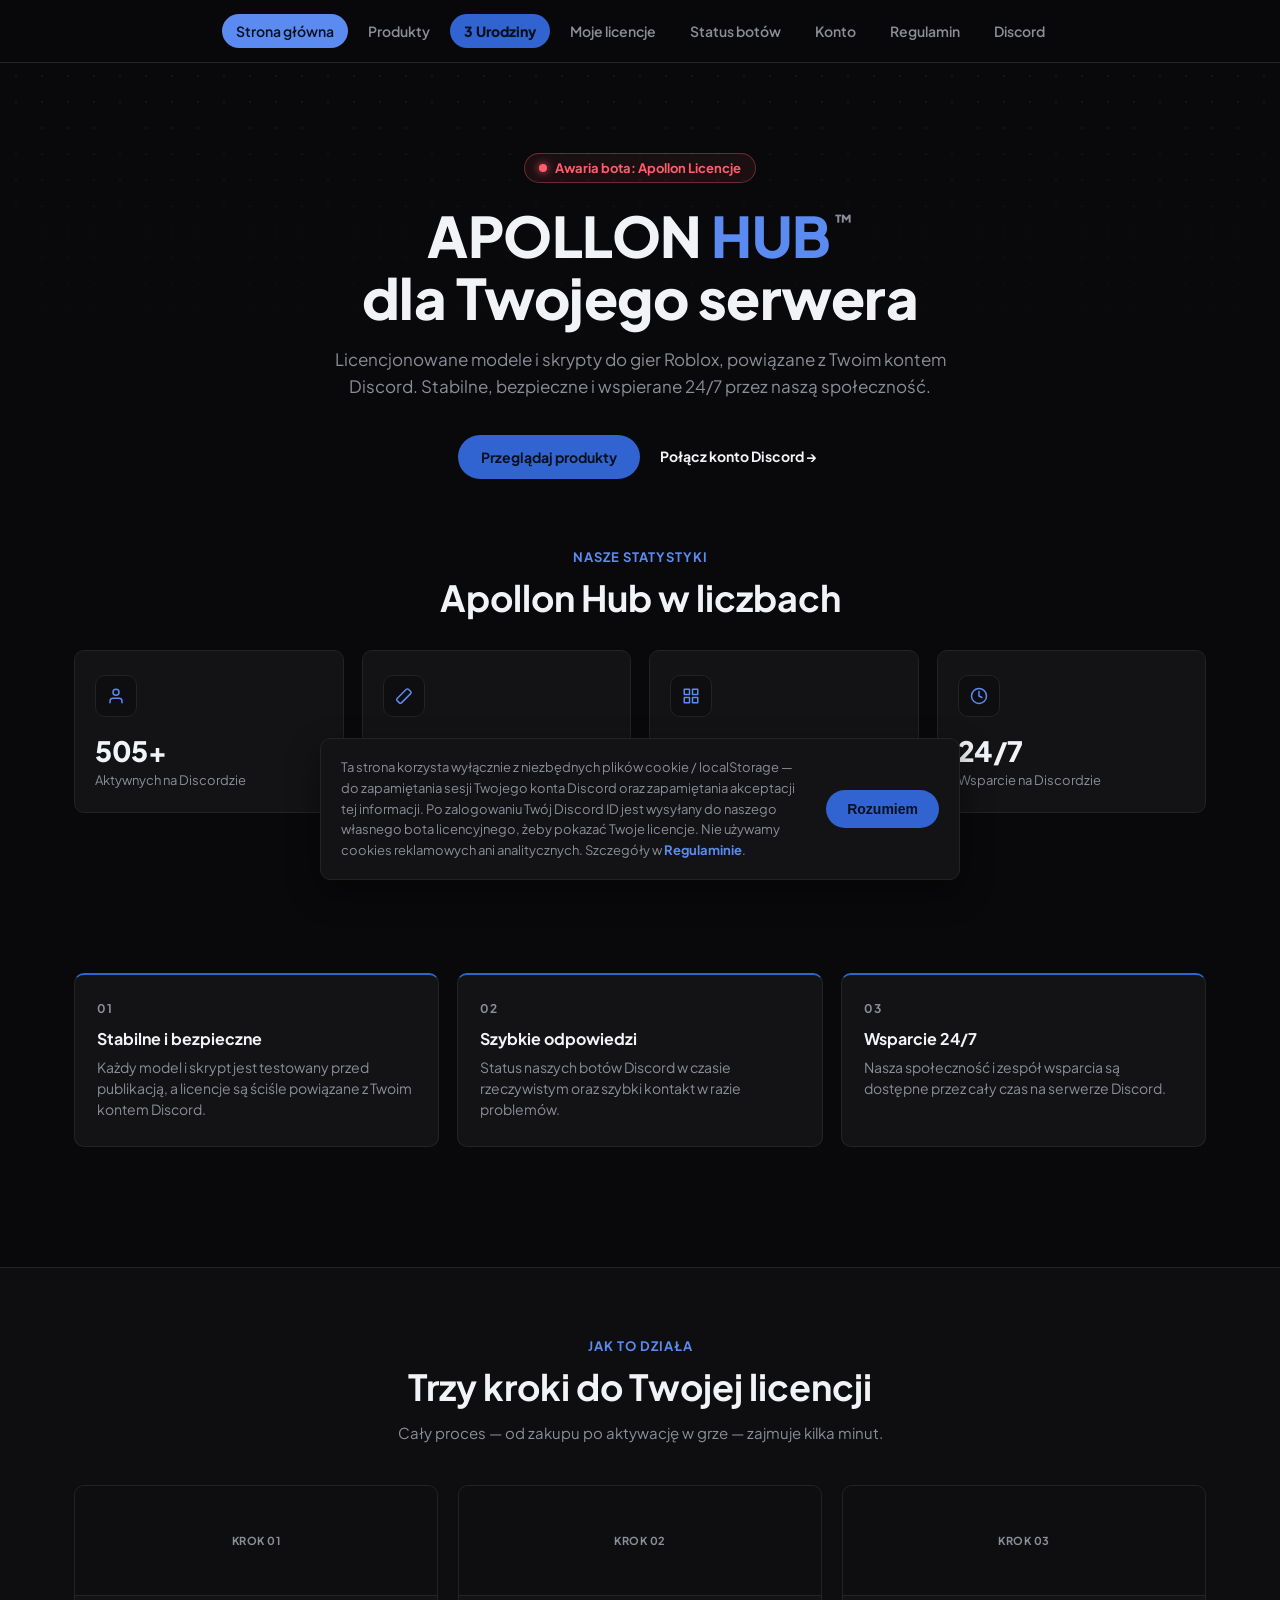
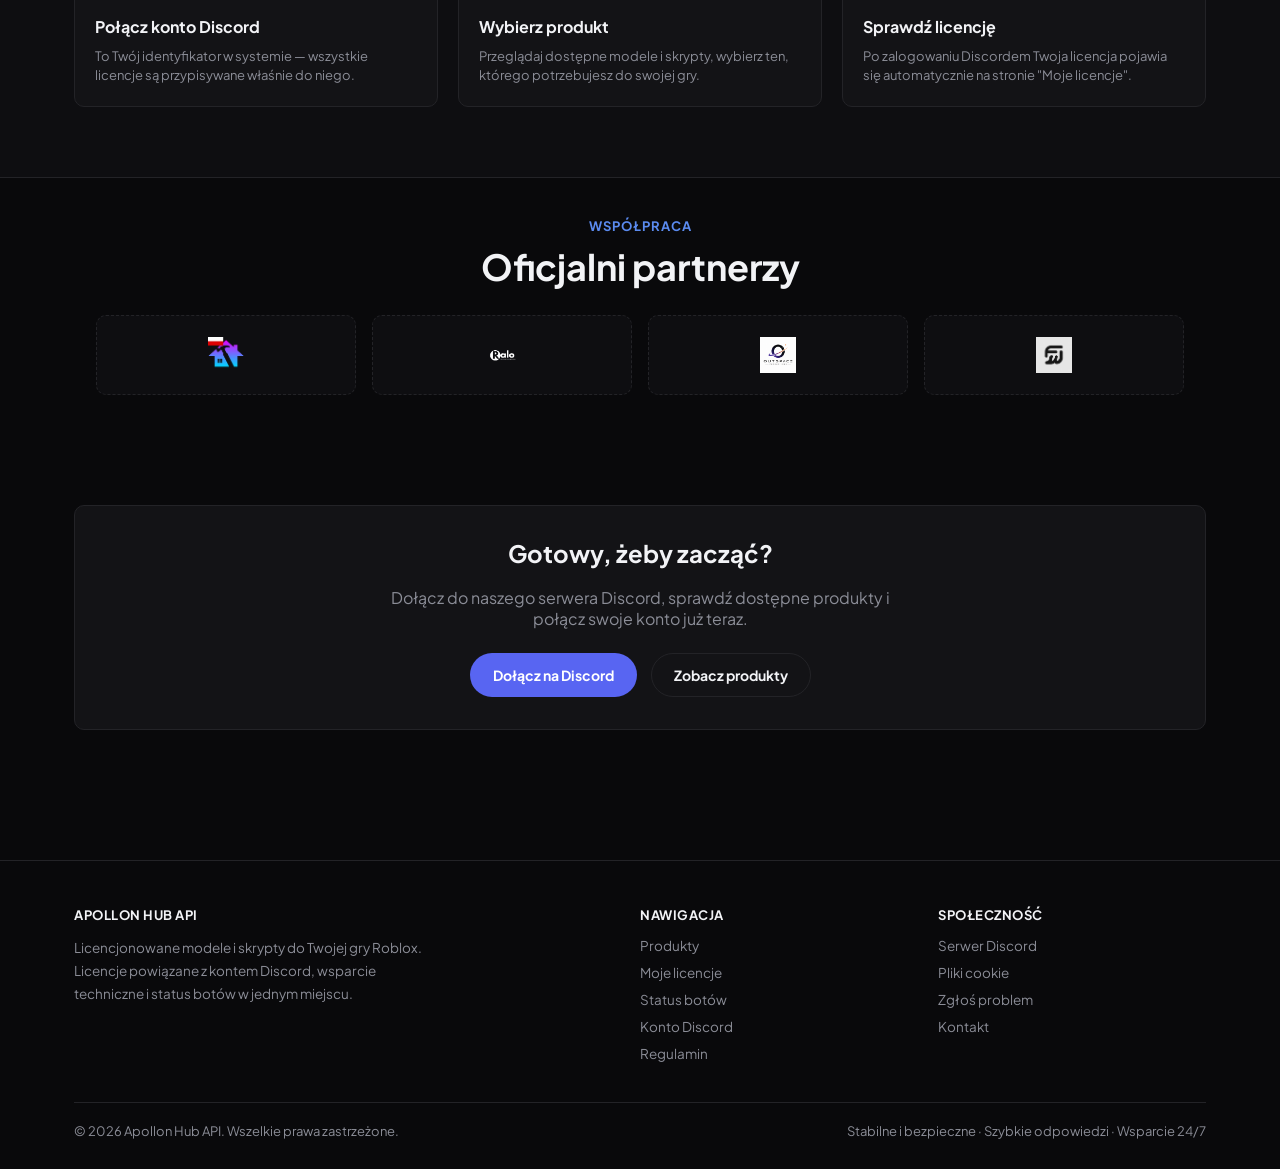
<file: index.html>
<!DOCTYPE html>
<html lang="pl">
<head>
<meta charset="UTF-8">
<meta name="viewport" content="width=device-width, initial-scale=1.0">
<title>Apollon Hub API — licencje dla Twojego serwera Roblox</title>
<link rel="preconnect" href="https://fonts.googleapis.com">
<link rel="preconnect" href="https://fonts.gstatic.com" crossorigin>
<link href="https://fonts.googleapis.com/css2?family=Plus+Jakarta+Sans:wght@400;500;600;700;800;900&display=swap" rel="stylesheet">
<link rel="stylesheet" href="assets/style.css">
</head>
<body data-page="index">

<div id="site-header-slot"></div>

<main>

  <section class="hero">
    <div class="container">
      <div class="eyebrow" id="heroStatusBadge"><span class="dot"></span> <span class="status-text">Wszystkie systemy działają poprawnie</span></div>
      <h1>APOLLON <span class="accent">HUB</span><span class="hero-tm">™</span><br>dla Twojego serwera</h1>
      <p class="lead">
        Licencjonowane modele i skrypty do gier Roblox, powiązane z Twoim kontem Discord.
        Stabilne, bezpieczne i wspierane 24/7 przez naszą społeczność.
      </p>
      <div class="hero-actions">
        <a href="produkty.html" class="btn btn-primary">Przeglądaj produkty</a>
        <a href="konto.html" class="btn-text">Połącz konto Discord →</a>
      </div>
    </div>
  </section>

  <section class="section tight">
    <div class="container">
      <div class="section-head" style="margin-bottom:30px;">
        <div class="tag">Nasze statystyki</div>
        <h2>Apollon Hub w liczbach</h2>
      </div>
      <div class="stats-grid">
        <div class="stat-card">
          <div class="stat-icon">
            <svg width="18" height="18" viewBox="0 0 24 24" fill="none" stroke="currentColor" stroke-width="2" stroke-linecap="round" stroke-linejoin="round"><path d="M20 21v-2a4 4 0 0 0-4-4H8a4 4 0 0 0-4 4v2"></path><circle cx="12" cy="7" r="4"></circle></svg>
          </div>
          <div class="stat-number" id="statActiveMembers">150+</div>
          <div class="stat-label">Aktywnych na Discordzie</div>
        </div>
        <div class="stat-card">
          <div class="stat-icon">
            <svg width="18" height="18" viewBox="0 0 24 24" fill="none" stroke="currentColor" stroke-width="2" stroke-linecap="round" stroke-linejoin="round"><path d="M20.91 8.84L8.56 21.19a1.93 1.93 0 0 1-2.73 0L2.81 18.16a1.93 1.93 0 0 1 0-2.73L15.16 3.09a1.93 1.93 0 0 1 2.73 0l3.02 3.02a1.93 1.93 0 0 1 0 2.73Z"></path></svg>
          </div>
          <div class="stat-number" id="statLicensesSold">500+</div>
          <div class="stat-label">Sprzedanych licencji</div>
        </div>
        <div class="stat-card">
          <div class="stat-icon">
            <svg width="18" height="18" viewBox="0 0 24 24" fill="none" stroke="currentColor" stroke-width="2" stroke-linecap="round" stroke-linejoin="round"><rect x="3" y="3" width="7" height="7"></rect><rect x="14" y="3" width="7" height="7"></rect><rect x="14" y="14" width="7" height="7"></rect><rect x="3" y="14" width="7" height="7"></rect></svg>
          </div>
          <div class="stat-number" id="statProducts">6+</div>
          <div class="stat-label">Dostępnych produktów</div>
        </div>
        <div class="stat-card">
          <div class="stat-icon">
            <svg width="18" height="18" viewBox="0 0 24 24" fill="none" stroke="currentColor" stroke-width="2" stroke-linecap="round" stroke-linejoin="round"><circle cx="12" cy="12" r="10"></circle><polyline points="12 6 12 12 16 14"></polyline></svg>
          </div>
          <div class="stat-number">24/7</div>
          <div class="stat-label">Wsparcie na Discordzie</div>
        </div>
      </div>
    </div>
  </section>

  <section class="section">
    <div class="container">
      <div class="features">
        <div class="feature">
          <div class="index">01</div>
          <h3>Stabilne i bezpieczne</h3>
          <p>Każdy model i skrypt jest testowany przed publikacją, a licencje są ściśle powiązane z Twoim kontem Discord.</p>
        </div>
        <div class="feature">
          <div class="index">02</div>
          <h3>Szybkie odpowiedzi</h3>
          <p>Status naszych botów Discord w czasie rzeczywistym oraz szybki kontakt w razie problemów.</p>
        </div>
        <div class="feature">
          <div class="index">03</div>
          <h3>Wsparcie 24/7</h3>
          <p>Nasza społeczność i zespół wsparcia są dostępne przez cały czas na serwerze Discord.</p>
        </div>
      </div>
    </div>
  </section>

  <section class="section alt">
    <div class="container">
      <div class="section-head">
        <div class="tag">Jak to działa</div>
        <h2>Trzy kroki do Twojej licencji</h2>
        <p>Cały proces — od zakupu po aktywację w grze — zajmuje kilka minut.</p>
      </div>
      <div class="grid">
        <div class="card">
          <div class="card-media">Krok 01</div>
          <div class="card-body">
            <h3>Połącz konto Discord</h3>
            <p>To Twój identyfikator w systemie — wszystkie licencje są przypisywane właśnie do niego.</p>
          </div>
        </div>
        <div class="card">
          <div class="card-media">Krok 02</div>
          <div class="card-body">
            <h3>Wybierz produkt</h3>
            <p>Przeglądaj dostępne modele i skrypty, wybierz ten, którego potrzebujesz do swojej gry.</p>
          </div>
        </div>
        <div class="card">
          <div class="card-media">Krok 03</div>
          <div class="card-body">
            <h3>Sprawdź licencję</h3>
            <p>Po zalogowaniu Discordem Twoja licencja pojawia się automatycznie na stronie "Moje licencje".</p>
          </div>
        </div>
      </div>
    </div>
  </section>

  <!--
    SEKCJA "OFICJALNI PARTNERZY" — sterowana z pliku assets/partners.js. Żeby dodać
    logo partnera, edytuj tablicę AV_PARTNERS w tym pliku (nie ten HTML) — instrukcja
    jest w komentarzu na górze tamtego pliku.
  -->
  <section class="section tight">
    <div class="container">
      <div class="section-head" style="margin-bottom:26px;">
        <div class="tag">Współpraca</div>
        <h2>Oficjalni partnerzy</h2>
      </div>
      <div class="partners-strip" id="partnersGrid"></div>
    </div>
  </section>

  <section class="section">
    <div class="container">
      <div class="panel" style="text-align:center;">
        <h2 style="margin-top:0;">Gotowy, żeby zacząć?</h2>
        <p style="color:var(--text-muted);max-width:520px;margin:0 auto 24px;">
          Dołącz do naszego serwera Discord, sprawdź dostępne produkty i połącz swoje konto już teraz.
        </p>
        <div style="display:flex;gap:14px;justify-content:center;flex-wrap:wrap;">
          <a href="discord.html" class="btn btn-discord">Dołącz na Discord</a>
          <a href="produkty.html" class="btn btn-outline">Zobacz produkty</a>
        </div>
      </div>
    </div>
  </section>

</main>

<div id="site-footer-slot"></div>

<script src="assets/include.js"></script>
<script src="assets/bot-status.js"></script>
<script src="assets/site-stats.js"></script>
<script src="assets/partners.js"></script>
<script src="assets/birthday.js"></script>
</body>
</html>
</file>
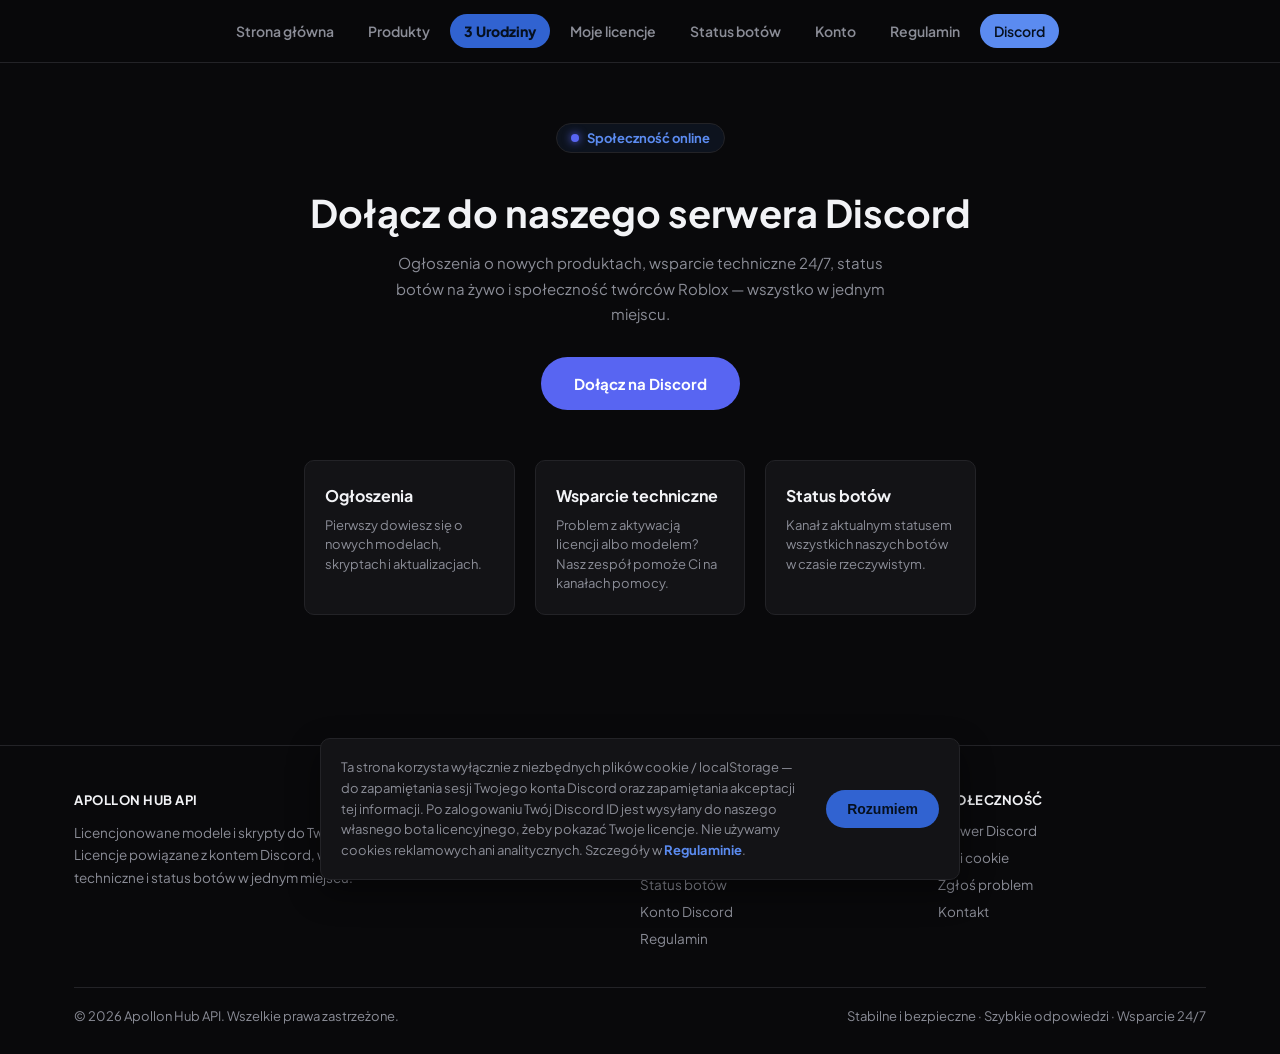
<file: discord.html>
<!DOCTYPE html>
<html lang="pl">
<head>
<meta charset="UTF-8">
<meta name="viewport" content="width=device-width, initial-scale=1.0">
<title>Discord — Apollon Hub API</title>
<link rel="preconnect" href="https://fonts.googleapis.com">
<link rel="preconnect" href="https://fonts.gstatic.com" crossorigin>
<link href="https://fonts.googleapis.com/css2?family=Plus+Jakarta+Sans:wght@400;500;600;700;800;900&display=swap" rel="stylesheet">
<link rel="stylesheet" href="assets/style.css">
</head>
<body data-page="discord">

<div id="site-header-slot"></div>

<main>
  <section class="section" style="padding-top:60px;">
    <div class="container" style="max-width:720px;text-align:center;">

      <div class="eyebrow"><span class="dot" style="background:#5865F2;box-shadow:0 0 8px #5865F2;"></span> Społeczność online</div>
      <h2 style="font-size:clamp(26px,4vw,38px);margin:14px 0;">Dołącz do naszego serwera Discord</h2>
      <p style="color:var(--text-muted);font-size:15px;line-height:1.7;max-width:520px;margin:0 auto 30px;">
        Ogłoszenia o nowych produktach, wsparcie techniczne 24/7, status botów na żywo
        i społeczność twórców Roblox — wszystko w jednym miejscu.
      </p>

      <a href="https://discord.gg/FjP3PnDGJQ" target="_blank" class="btn btn-discord" style="padding:16px 32px;font-size:15px;margin-bottom:50px;">
        Dołącz na Discord
      </a>

      <div class="grid" style="text-align:left;">
        <div class="card">
          <div class="card-body" style="padding-top:24px;">
            <h3>Ogłoszenia</h3>
            <p>Pierwszy dowiesz się o nowych modelach, skryptach i aktualizacjach.</p>
          </div>
        </div>
        <div class="card">
          <div class="card-body" style="padding-top:24px;">
            <h3>Wsparcie techniczne</h3>
            <p>Problem z aktywacją licencji albo modelem? Nasz zespół pomoże Ci na kanałach pomocy.</p>
          </div>
        </div>
        <div class="card">
          <div class="card-body" style="padding-top:24px;">
            <h3>Status botów</h3>
            <p>Kanał z aktualnym statusem wszystkich naszych botów w czasie rzeczywistym.</p>
          </div>
        </div>
      </div>

    </div>
  </section>
</main>

<div id="site-footer-slot"></div>

<script src="assets/include.js"></script>
<script src="assets/birthday.js"></script>
</body>
</html>
</file>
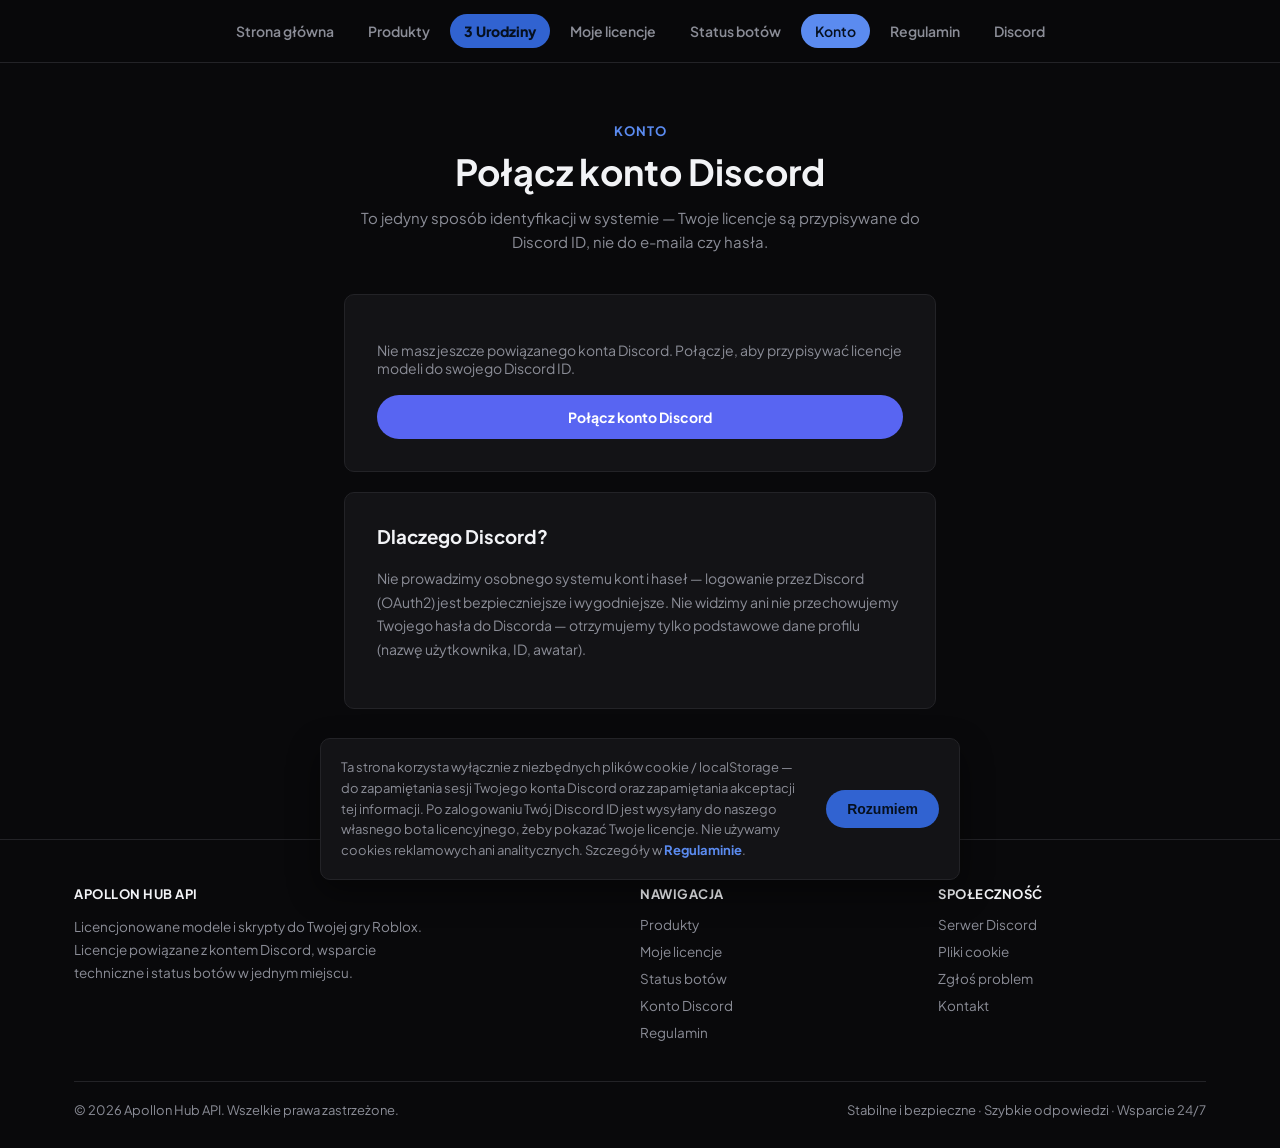
<file: konto.html>
<!DOCTYPE html>
<html lang="pl">
<head>
<meta charset="UTF-8">
<meta name="viewport" content="width=device-width, initial-scale=1.0">
<title>Konto Discord — Apollon Hub API</title>
<link rel="preconnect" href="https://fonts.googleapis.com">
<link rel="preconnect" href="https://fonts.gstatic.com" crossorigin>
<link href="https://fonts.googleapis.com/css2?family=Plus+Jakarta+Sans:wght@400;500;600;700;800;900&display=swap" rel="stylesheet">
<link rel="stylesheet" href="assets/style.css">
</head>
<body data-page="konto">

<div id="site-header-slot"></div>

<main>
  <section class="section" style="padding-top:60px;">
    <div class="container" style="max-width:640px;">

      <div class="section-head" style="margin-bottom:40px;">
        <div class="tag">Konto</div>
        <h2>Połącz konto Discord</h2>
        <p>To jedyny sposób identyfikacji w systemie — Twoje licencje są przypisywane do Discord ID, nie do e-maila czy hasła.</p>
      </div>

      <div class="panel" id="discordAccountBox">
        <!-- Wypełniane dynamicznie przez assets/discord-auth.js -->
      </div>

      <div class="panel">
        <h3 style="margin-top:0;">Dlaczego Discord?</h3>
        <p style="color:var(--text-muted);font-size:14px;line-height:1.7;">
          Nie prowadzimy osobnego systemu kont i haseł — logowanie przez Discord (OAuth2)
          jest bezpieczniejsze i wygodniejsze. Nie widzimy ani nie przechowujemy Twojego hasła
          do Discorda — otrzymujemy tylko podstawowe dane profilu (nazwę użytkownika, ID, awatar).
        </p>
      </div>

    </div>
  </section>
</main>

<div id="site-footer-slot"></div>

<script src="assets/include.js"></script>
<script src="assets/birthday.js"></script>
<script src="assets/discord-auth.js"></script>
</body>
</html>
</file>
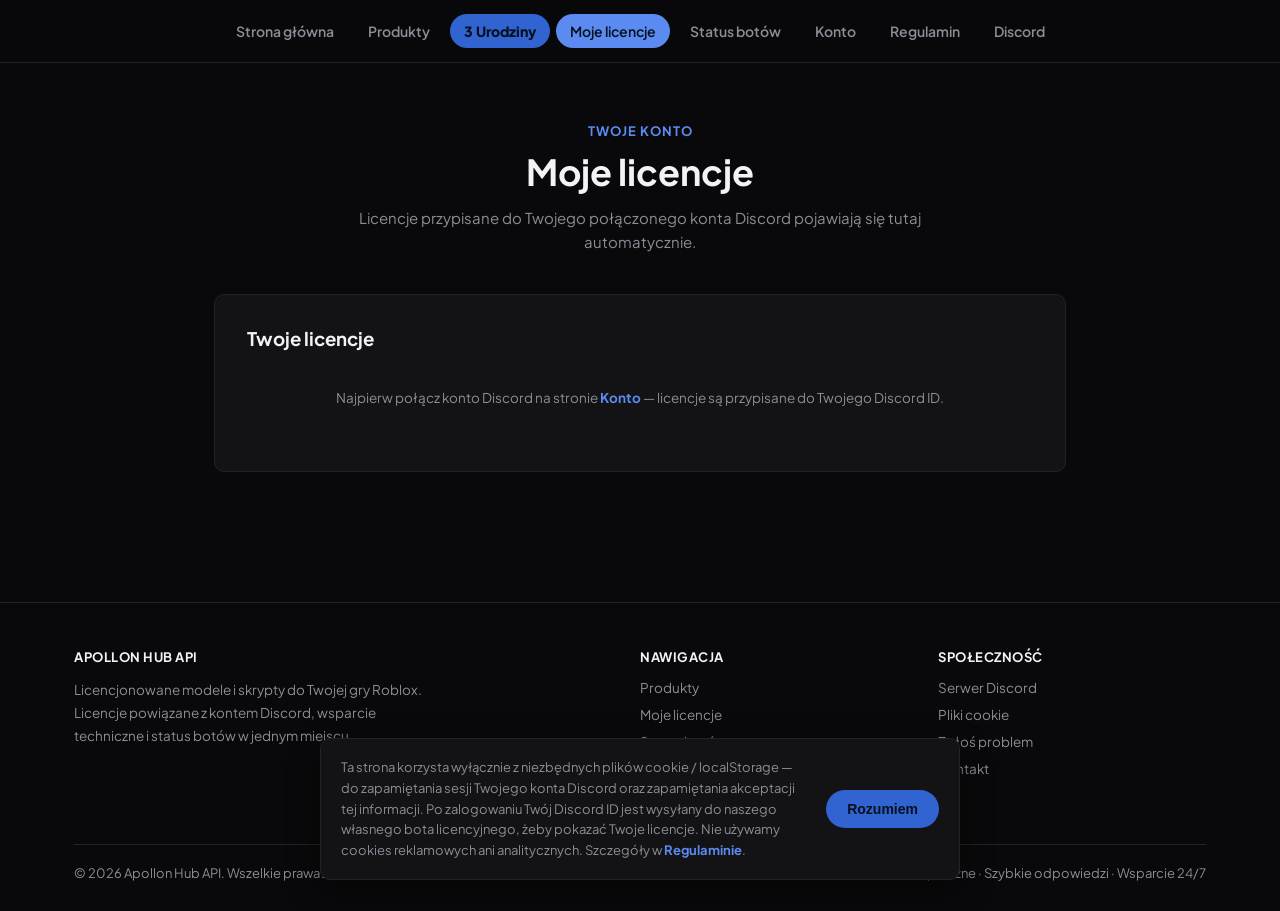
<file: licencje.html>
<!DOCTYPE html>
<html lang="pl">
<head>
<meta charset="UTF-8">
<meta name="viewport" content="width=device-width, initial-scale=1.0">
<title>Moje licencje — Apollon Hub API</title>
<link rel="preconnect" href="https://fonts.googleapis.com">
<link rel="preconnect" href="https://fonts.gstatic.com" crossorigin>
<link href="https://fonts.googleapis.com/css2?family=Plus+Jakarta+Sans:wght@400;500;600;700;800;900&display=swap" rel="stylesheet">
<link rel="stylesheet" href="assets/style.css">
</head>
<body data-page="licencje">

<div id="site-header-slot"></div>

<main>
  <section class="section" style="padding-top:60px;">
    <div class="container" style="max-width:900px;">

      <div class="section-head" style="margin-bottom:40px;">
        <div class="tag">Twoje konto</div>
        <h2>Moje licencje</h2>
        <p>Licencje przypisane do Twojego połączonego konta Discord pojawiają się tutaj automatycznie.</p>
      </div>

      <div class="panel">
        <h3 style="margin-top:0;">Twoje licencje</h3>

        <p id="licensesLoginNeeded" style="display:none;color:var(--text-muted);font-size:13.5px;text-align:center;padding:20px 0;">
          Najpierw połącz konto Discord na stronie <a href="konto.html" style="color:var(--accent-2);font-weight:700;">Konto</a> — licencje są przypisane do Twojego Discord ID.
        </p>

        <p id="licensesApiMissing" style="display:none;color:var(--text-muted);font-size:13.5px;text-align:center;padding:20px 0;">
          Połączenie z bazą licencji nie jest jeszcze skonfigurowane (patrz komentarz w pliku <code>assets/licenses.js</code>).
        </p>

        <p id="licensesError" style="display:none;color:var(--danger);font-size:13.5px;text-align:center;padding:20px 0;">
          Nie udało się pobrać Twoich licencji — bot może być chwilowo offline. Sprawdź stronę
          <a href="statusy-botow.html" style="color:var(--accent-2);font-weight:700;">Status botów</a> albo spróbuj ponownie za chwilę.
        </p>

        <div id="licensesTableWrap" style="display:none;overflow-x:auto;">
          <table class="licenses">
            <thead>
              <tr>
                <th>Produkt</th>
                <th>Klucz</th>
                <th>Status</th>
                <th>Notatka</th>
              </tr>
            </thead>
            <tbody id="licensesTableBody"></tbody>
          </table>
        </div>
        <p id="licensesEmpty" style="display:none;color:var(--text-muted);font-size:13.5px;text-align:center;padding:20px 0;">
          Nie masz jeszcze żadnych licencji przypisanych do tego konta Discord.
        </p>
      </div>

    </div>
  </section>
</main>

<div id="site-footer-slot"></div>

<script src="assets/include.js"></script>
<script src="assets/birthday.js"></script>
<script src="assets/licenses.js"></script>
</body>
</html>
</file>
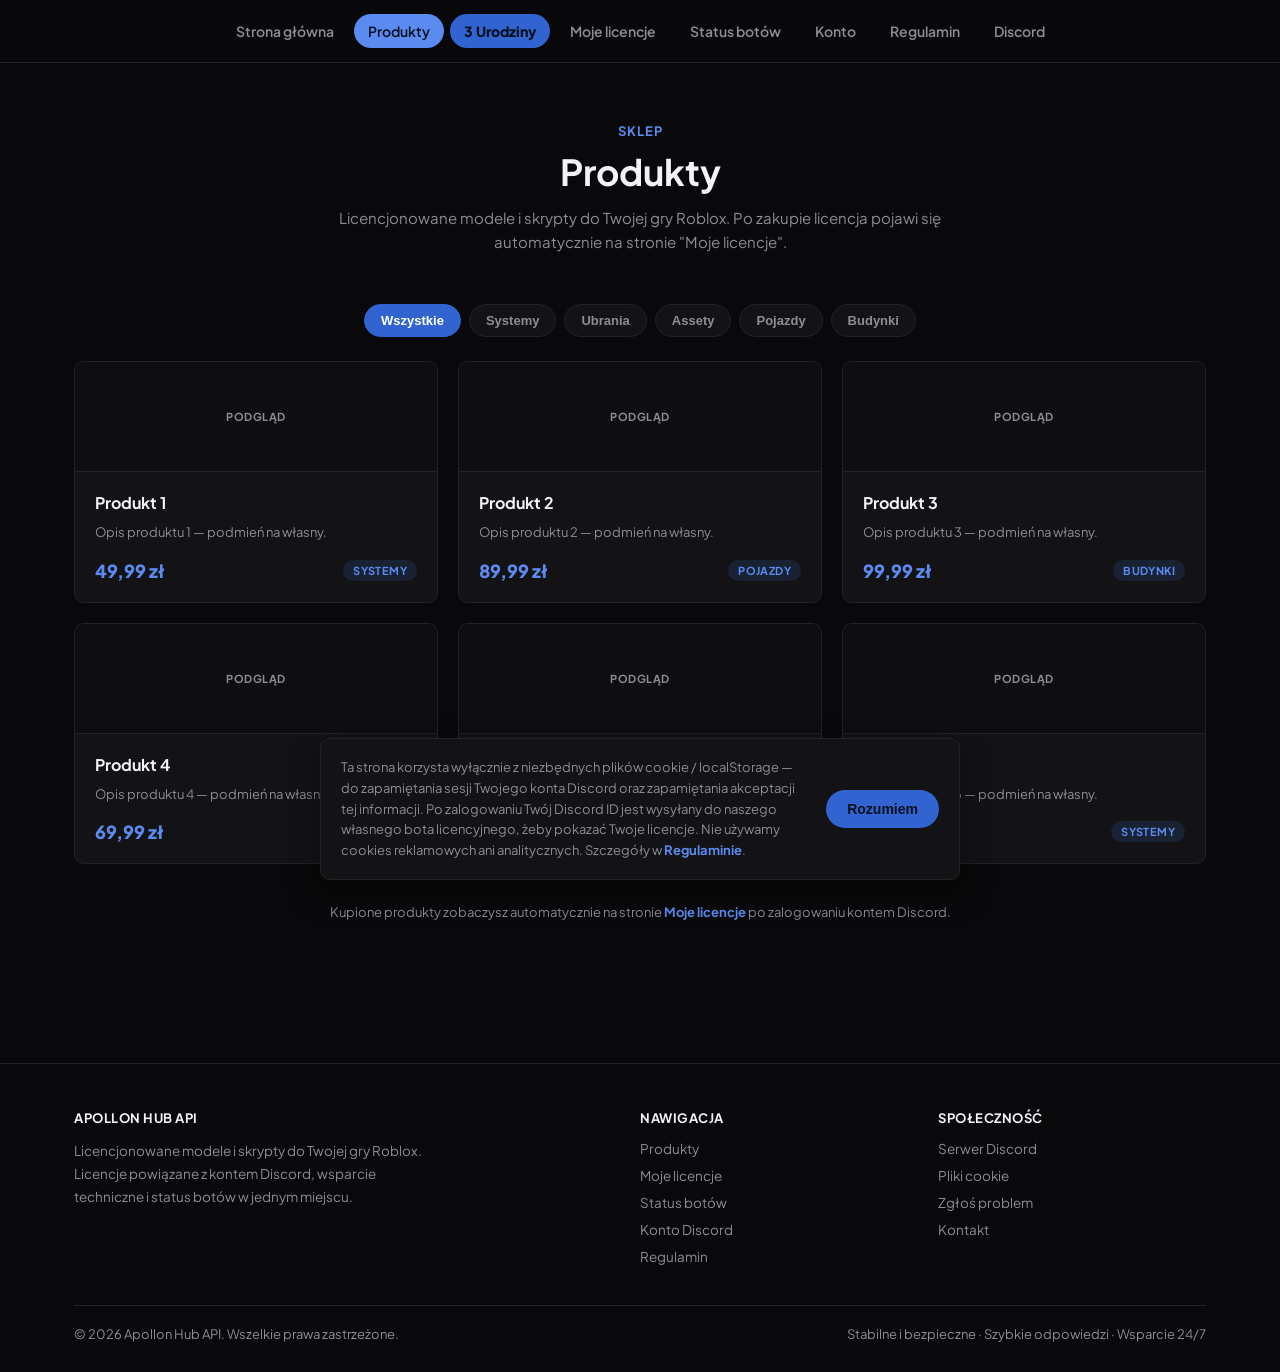
<file: produkty.html>
<!DOCTYPE html>
<html lang="pl">
<head>
<meta charset="UTF-8">
<meta name="viewport" content="width=device-width, initial-scale=1.0">
<title>Produkty — Apollon Hub API</title>
<link rel="preconnect" href="https://fonts.googleapis.com">
<link rel="preconnect" href="https://fonts.gstatic.com" crossorigin>
<link href="https://fonts.googleapis.com/css2?family=Plus+Jakarta+Sans:wght@400;500;600;700;800;900&display=swap" rel="stylesheet">
<link rel="stylesheet" href="assets/style.css">
</head>
<body data-page="produkty">

<div id="site-header-slot"></div>

<main>
  <section class="section" style="padding-top:60px;">
    <div class="container">
      <div class="section-head" style="margin-bottom:50px;">
        <div class="tag">Sklep</div>
        <h2>Produkty</h2>
        <p>Licencjonowane modele i skrypty do Twojej gry Roblox. Po zakupie licencja pojawi się automatycznie na stronie "Moje licencje".</p>
      </div>

      <!--
        Lista produktów i kategorie filtrowania są sterowane z pliku assets/products.js —
        żeby dodać/usunąć/zmienić produkt albo kategorię, edytuj AV_PRODUCTS /
        AV_PRODUCT_CATEGORIES w tym pliku, nie ten HTML.
      -->
      <div class="filter-pills" id="productsFilters"></div>
      <div class="grid" id="productsGrid"></div>

      <p style="text-align:center;color:var(--text-muted);font-size:13px;margin-top:40px;">
        Kupione produkty zobaczysz automatycznie na stronie
        <a href="licencje.html" style="color:var(--accent-2);font-weight:700;">Moje licencje</a> po zalogowaniu kontem Discord.
      </p>
    </div>
  </section>
</main>

<div id="site-footer-slot"></div>

<script src="assets/include.js"></script>
<script src="assets/birthday.js"></script>
<script src="assets/products.js"></script>
</body>
</html>
</file>
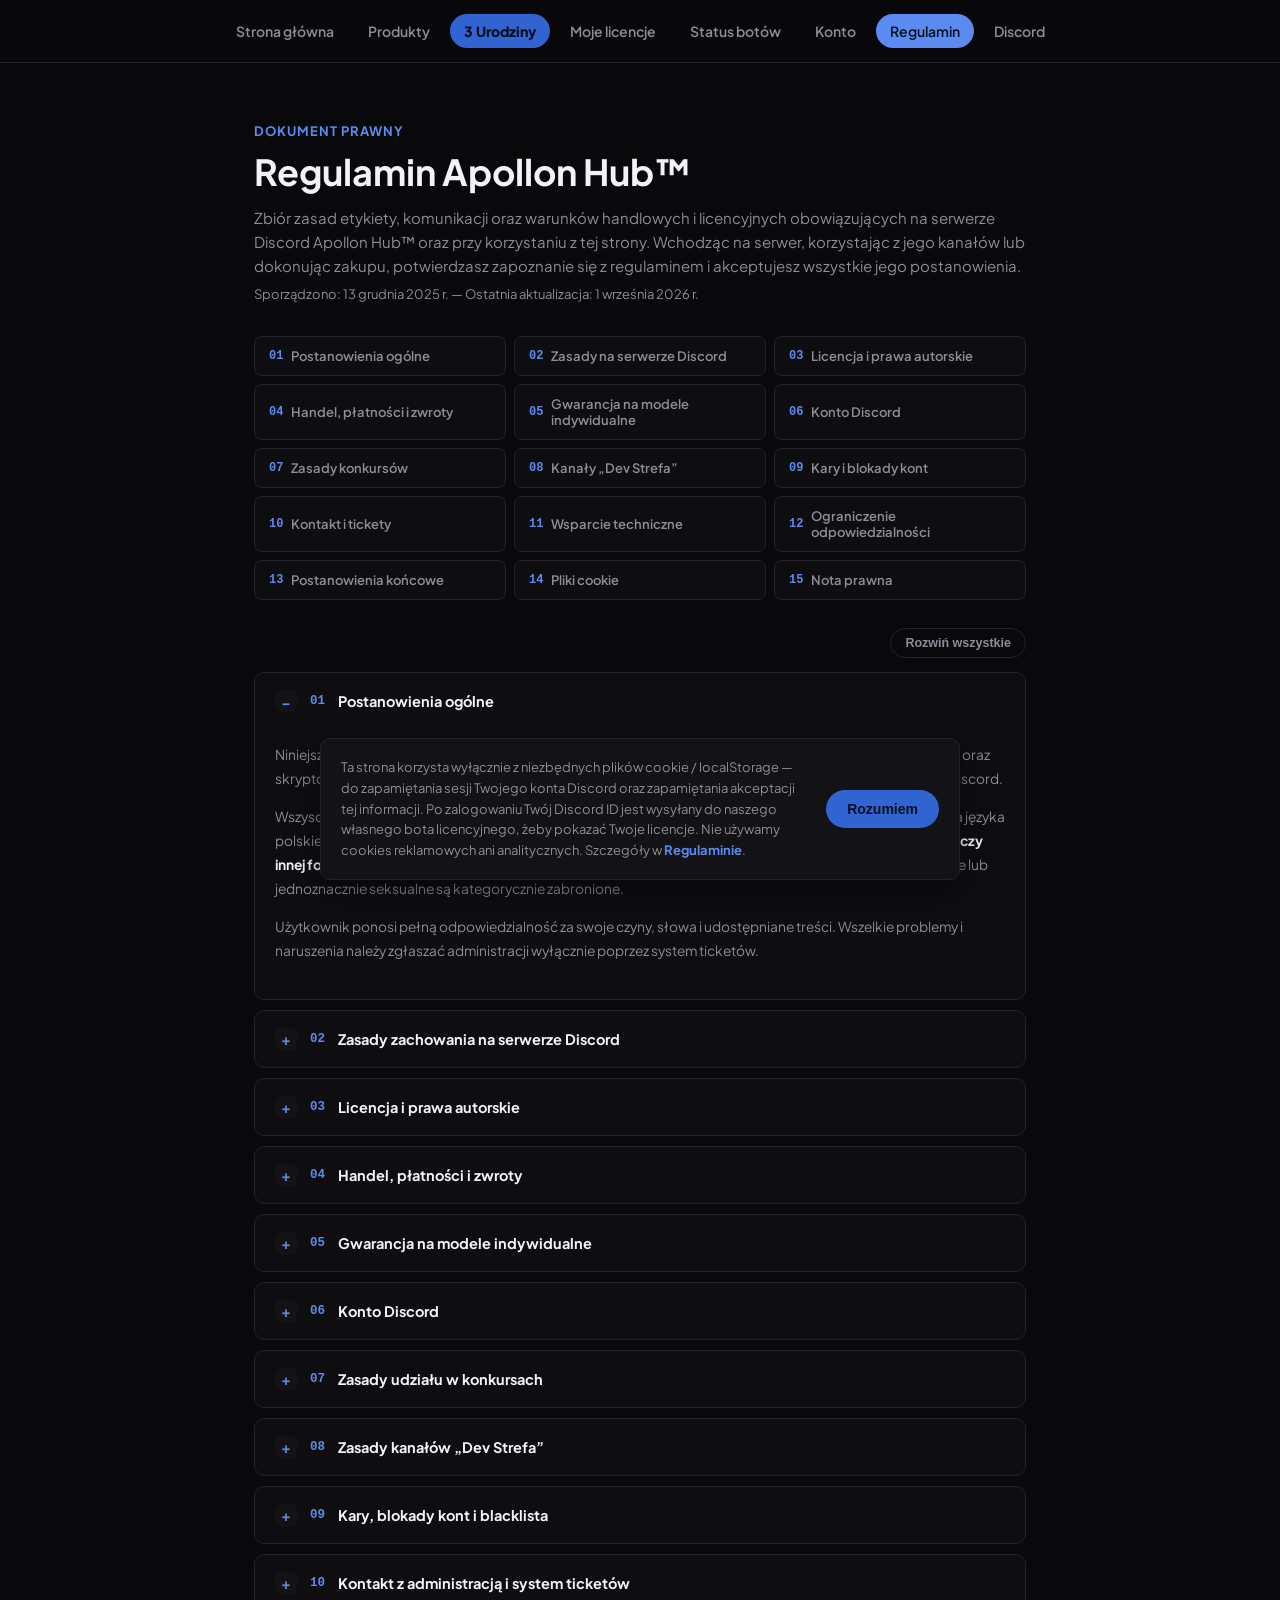
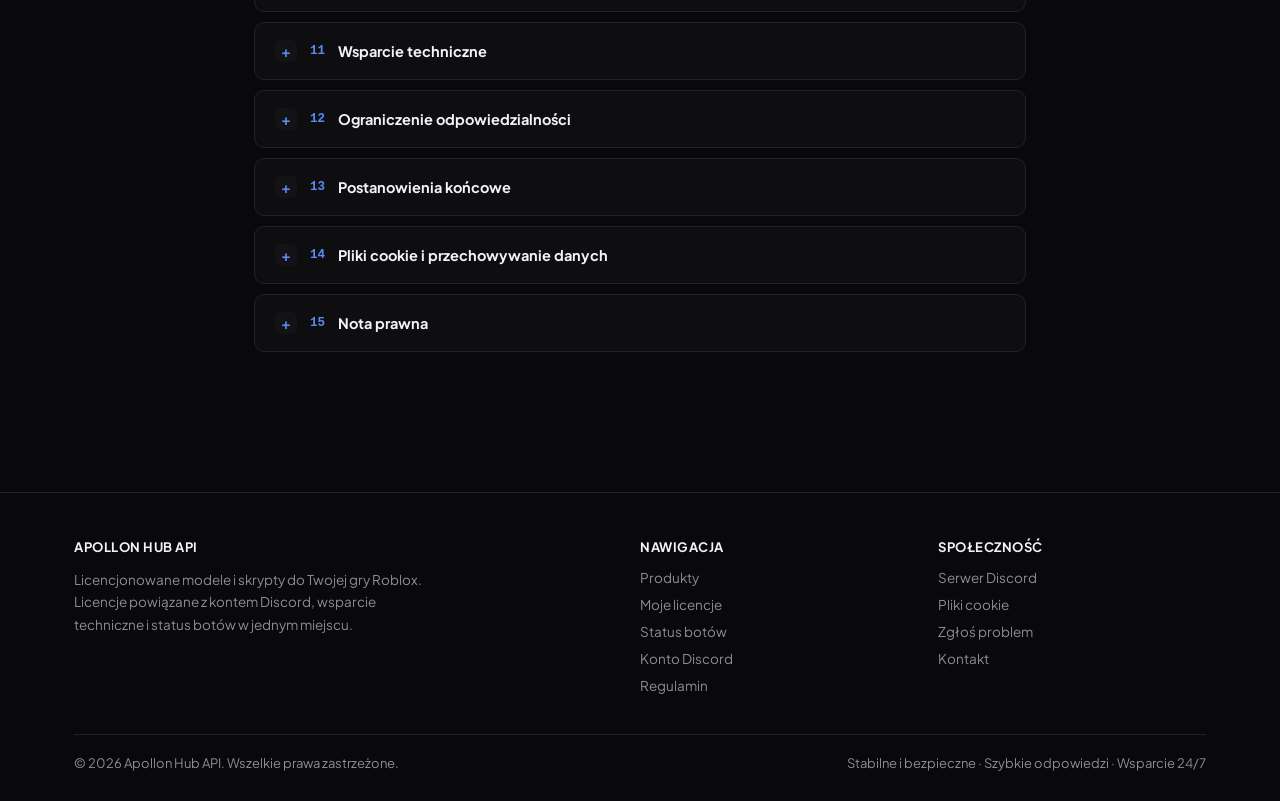
<file: regulamin.html>
<!DOCTYPE html>
<html lang="pl">
<head>
<meta charset="UTF-8">
<meta name="viewport" content="width=device-width, initial-scale=1.0">
<title>Regulamin — Apollon Hub API</title>
<link rel="preconnect" href="https://fonts.googleapis.com">
<link rel="preconnect" href="https://fonts.gstatic.com" crossorigin>
<link href="https://fonts.googleapis.com/css2?family=Plus+Jakarta+Sans:wght@400;500;600;700;800;900&display=swap" rel="stylesheet">
<link rel="stylesheet" href="assets/style.css">
</head>
<body data-page="regulamin">

<div id="site-header-slot"></div>

<main>
  <section class="section" style="padding-top:60px;">
    <div class="container" style="max-width:820px;">

      <div class="section-head" style="margin-bottom:8px;text-align:left;max-width:100%;">
        <div class="tag">Dokument prawny</div>
        <h2>Regulamin Apollon Hub™</h2>
        <p>Zbiór zasad etykiety, komunikacji oraz warunków handlowych i licencyjnych obowiązujących na serwerze Discord Apollon Hub™ oraz przy korzystaniu z tej strony. Wchodząc na serwer, korzystając z jego kanałów lub dokonując zakupu, potwierdzasz zapoznanie się z regulaminem i akceptujesz wszystkie jego postanowienia.</p>
      </div>
      <p class="legal-meta">Sporządzono: 13 grudnia 2025 r. — Ostatnia aktualizacja: 1 września 2026 r.</p>

      <div class="legal-toc" id="legalToc">
        <a href="#postanowienia-ogolne"><span>01</span> Postanowienia ogólne</a>
        <a href="#zachowanie-discord"><span>02</span> Zasady na serwerze Discord</a>
        <a href="#licencja"><span>03</span> Licencja i prawa autorskie</a>
        <a href="#handel-platnosci"><span>04</span> Handel, płatności i zwroty</a>
        <a href="#gwarancja"><span>05</span> Gwarancja na modele indywidualne</a>
        <a href="#konto-discord"><span>06</span> Konto Discord</a>
        <a href="#konkursy"><span>07</span> Zasady konkursów</a>
        <a href="#dev-strefa"><span>08</span> Kanały „Dev Strefa”</a>
        <a href="#kary"><span>09</span> Kary i blokady kont</a>
        <a href="#kontakt"><span>10</span> Kontakt i tickety</a>
        <a href="#wsparcie"><span>11</span> Wsparcie techniczne</a>
        <a href="#odpowiedzialnosc"><span>12</span> Ograniczenie odpowiedzialności</a>
        <a href="#zmiany"><span>13</span> Postanowienia końcowe</a>
        <a href="#cookies"><span>14</span> Pliki cookie</a>
        <a href="#nota-prawna"><span>15</span> Nota prawna</a>
      </div>

      <div class="legal-tools">
        <button type="button" id="legalToggleAll">Rozwiń wszystkie</button>
      </div>

      <div class="legal">

        <details class="legal-acc" id="postanowienia-ogolne" open>
          <summary><span class="legal-acc-num">01</span><span>Postanowienia ogólne</span></summary>
          <div class="legal-acc-body">
            <p>Niniejszy regulamin określa zasady korzystania z usług Apollon Hub™, w tym zakupu i licencjonowania modeli oraz skryptów przeznaczonych do platformy Roblox, a także zasady etykiety obowiązujące na naszym serwerze Discord.</p>
            <p>Wszyscy członkowie serwera mają obowiązek traktować się wzajemnie z szacunkiem. Wymagana jest kultura języka polskiego — wulgaryzmy i przekleństwa są zabronione. <strong>Jakikolwiek przejaw rasizmu, ksenofobii, homofobii czy innej formy dyskryminacji skutkuje natychmiastową, trwałą banicją z serwera.</strong> Treści polityczne, drastyczne lub jednoznacznie seksualne są kategorycznie zabronione.</p>
            <p>Użytkownik ponosi pełną odpowiedzialność za swoje czyny, słowa i udostępniane treści. Wszelkie problemy i naruszenia należy zgłaszać administracji wyłącznie poprzez system ticketów.</p>
          </div>
        </details>

        <details class="legal-acc" id="zachowanie-discord">
          <summary><span class="legal-acc-num">02</span><span>Zasady zachowania na serwerze Discord</span></summary>
          <div class="legal-acc-body">
            <ul>
              <li>Nagrywanie (audio/wideo) na serwerze bez zgody właściciela lub head administratora jest zabronione. Streaming jest dozwolony wyłącznie z dopiskiem <strong>[NA ŻYWO]</strong> w nicku i po uzyskaniu zgody wszystkich uczestników kanału.</li>
              <li>Kopiowanie nicków innych użytkowników lub administracji jest zabronione. Wymagana jest nazwa pozwalająca na identyfikację w grze (Roblox) — używanie fałszywego pseudonimu jest zabronione.</li>
              <li>Wszelkie formy spamu są surowo zabronione: powtarzanie wiadomości, spam emotikonami/znakami, nadużywanie komend botów poza wyznaczonymi kanałami oraz uporczywe pingowanie użytkowników.</li>
              <li>Celowe, szybkie przechodzenie między kanałami w celu trollowania jest zabronione.</li>
              <li>Wysyłanie linków phishingowych, złośliwego oprogramowania (malware/wirusy) lub treści pornograficznych jest zabronione.</li>
              <li>Reklamowanie innych serwerów, produktów lub stron zarobkowych bez uprzedniej zgody administracji jest surowo zabronione — możliwość reklamy należy skonsultować w tickecie przed publikacją.</li>
              <li>Ataki na serwer (Flood, DDoS i inne) są kategorycznie zabronione i skutkują zgłoszeniem do odpowiednich organów prawnych.</li>
            </ul>
          </div>
        </details>

        <details class="legal-acc" id="licencja">
          <summary><span class="legal-acc-num">03</span><span>Licencja i prawa autorskie</span></summary>
          <div class="legal-acc-body">
            <p>Zakup produktu cyfrowego oznacza zakup wyłącznie ograniczonej, niewyłącznej i nieprzenoszalnej licencji na jego użytkowanie. Prawa autorskie pozostają wyłączną własnością Apollon Hub™ / właściciela. Zakupiona licencja jest przypisana do Twojego konta Discord (Discord ID).</p>
            <p>Zakupiona licencja jest monitorowana przez administrację pod kątem prawidłowego użytkowania. <strong>Odsprzedaż lub „leakowanie” modeli i skryptów osobom trzecim bez pisemnego pozwolenia jest bezwzględnie zabronione.</strong> Administracja zastrzega sobie prawo do weryfikacji tożsamości użytkownika licencji oraz sposobu jej implementacji.</p>
            <p>Naruszenie zasad licencyjnych (w tym udostępnienie plików osobom nieuprawnionym) skutkuje natychmiastowymi działaniami dyscyplinarnymi: zgłoszeniem sprawy do serwerów deweloperskich Roblox Studio, trwałym cofnięciem licencji bez zwrotu kosztów oraz wpisaniem użytkownika lub powiązanego serwera na czarną listę. Systemy zabezpieczeń mogą dodatkowo — w przypadku wykrycia nieautoryzowanej licencji — automatycznie ograniczyć optymalizację gry, wyłączyć kluczowe funkcje lub dokonać całkowitego samozniszczenia kodu źródłowego.</p>
            <p>Modeli zakupionych na licencji niekomercyjnej zabrania się używać jako modeli pokazowych na mapach sprzedawanych innym osobom — naruszenie skutkuje trwałym wpisaniem na czarną listę, nawet po późniejszym usunięciu modeli. Modele zamówione i odebrane przez ticket nie mogą być sprzedawane ani rozdawane dalej.</p>
          </div>
        </details>

        <details class="legal-acc" id="handel-platnosci">
          <summary><span class="legal-acc-num">04</span><span>Handel, płatności i zwroty</span></summary>
          <div class="legal-acc-body">
            <p>Produkty można nabyć wyłącznie za pośrednictwem ustalonych metod płatności: <strong>Robux, PayPal, Blik oraz Paysafecard (PSC)</strong>. Nie wszystkie produkty są dostępne za Robuxy — część można kupić wyłącznie przez PayPal, Blik lub PSC.</p>
            <p>Ze względu na cyfrowy charakter produktów, po aktywacji klucza licencyjnego <strong>zwrot środków nie przysługuje</strong>, chyba że produkt jest wadliwy i nie da się go naprawić w rozsądnym terminie.</p>
            <p>Apollon Hub™ nie odpowiada za podłączanie zakupionych systemów do systemów użytkownika. Jeśli jest taka potrzeba, wdrożenie systemu w grze użytkownika może zostać wykonane za obopólnym porozumieniem — nie jest to jednak obowiązkiem sprzedawcy.</p>
            <p>Apollon Hub™ zastrzega sobie prawo do zmiany zasad handlowych i licencyjnych w dowolnym momencie, bez obowiązku wcześniejszego informowania właścicieli licencji. Aktualna wersja regulaminu obowiązuje wszystkich użytkowników od momentu publikacji.</p>
          </div>
        </details>

        <details class="legal-acc" id="gwarancja">
          <summary><span class="legal-acc-num">05</span><span>Gwarancja na modele indywidualne</span></summary>
          <div class="legal-acc-body">
            <p>Tygodniowa gwarancja obowiązuje wyłącznie na modele zamówione indywidualnie (na zlecenie). Obejmuje drobną zmianę kolorystyki, materiału oraz lekką przebudowę geometrii — nie obejmuje modeli gotowych ze sklepu.</p>
          </div>
        </details>

        <details class="legal-acc" id="konto-discord">
          <summary><span class="legal-acc-num">06</span><span>Konto Discord</span></summary>
          <div class="legal-acc-body">
            <p>Logowanie na stronie odbywa się wyłącznie przez oficjalny mechanizm OAuth2 Discord. Nie przechowujemy haseł użytkowników. Odpowiadasz za bezpieczeństwo swojego konta Discord — utrata dostępu do niego może oznaczać utratę dostępu do przypisanych licencji.</p>
          </div>
        </details>

        <details class="legal-acc" id="konkursy">
          <summary><span class="legal-acc-num">07</span><span>Zasady udziału w konkursach</span></summary>
          <div class="legal-acc-body">
            <ul>
              <li>Zwycięzca konkursu ma dokładnie <strong>24 godziny</strong> na odebranie nagrody od momentu ogłoszenia wyników lub powiadomienia — wymagany jest stały kontakt, w tym terminowe utworzenie ticketa i wybór produktu (jeśli dotyczy). Brak kontaktu w tym czasie skutkuje anulowaniem wygranej i ponownym losowaniem.</li>
              <li>Osoba niespełniająca warunków uczestnictwa w momencie losowania (np. brak wymaganej roli) nie otrzyma nagrody; spełnienie warunków po fakcie wygranej nie gwarantuje jej otrzymania.</li>
              <li>Jeśli zwycięzca ma udokumentowaną przeszłość leakerską, bany za leakowanie na innych serwerach lub naruszał wcześniej zasady licencyjne, administracja może odmówić wydania nagrody i wybrać innego zwycięzcę.</li>
            </ul>
          </div>
        </details>

        <details class="legal-acc" id="dev-strefa">
          <summary><span class="legal-acc-num">08</span><span>Zasady kanałów „Dev Strefa”</span></summary>
          <div class="legal-acc-body">
            <p>Kategoria „Dev Strefa” to zbiór kanałów społeczności służący do wymiany handlowej, prezentacji twórczości oraz współpracy między użytkownikami. Publikowane prace muszą być autorstwa publikującego i spełniać Roblox ToS oraz zasady z kanału „Informacje”.</p>
            <ul>
              <li>Zakazane jest publikowanie cudzych prac, reklamowanie innych serwerów, wysyłanie podejrzanych plików/linków oraz wprowadzanie w błąd co do treści ogłoszeń.</li>
              <li>Ogłoszenia (oferty sprzedaży i pracy) muszą być prawdziwe i możliwe do zweryfikowania na żądanie administracji lub klienta — sprzedawca musi umieć przedstawić dowody (portfolio, zrzuty z procesu tworzenia).</li>
              <li>Zatajanie wad produktu, fałszywe informacje o umiejętnościach lub unikanie odpowiedzi w celu oszukania drugiej strony karane są natychmiastową, permanentną blokadą.</li>
              <li>Każde ogłoszenie musi zawierać przynajmniej orientacyjny cennik lub budżet — oferty „cena do ustalenia” bez żadnych kwot mogą być usuwane. Ten sam tekst/ofertę można opublikować maksymalnie raz.</li>
              <li>Dozwolona jest wyłącznie wymiana dóbr powiązanych z Roblox (assety, skrypty, grafiki, animacje) — zakaz handlu kontami Roblox/Discord, metodami na darmowe Robuxy i przedmiotami z innych gier.</li>
              <li>Osoby bez zweryfikowanej reputacji nie mają prawa żądać zaliczek przed pokazaniem efektów pracy — wpłaty bez zabezpieczenia są na własną odpowiedzialność wpłacającego. Cena ustalona przed rozpoczęciem zlecenia jest wiążąca.</li>
              <li>Treści drastyczne (Gore), wulgarne lub NSFW są zabronione w ogłoszeniach i prezentowanej twórczości, nawet dla zleceń realizowanych poza Roblox.</li>
            </ul>
          </div>
        </details>

        <details class="legal-acc" id="kary">
          <summary><span class="legal-acc-num">09</span><span>Kary, blokady kont i blacklista</span></summary>
          <div class="legal-acc-body">
            <p>Do nakładania kar uprawnieni są wyłącznie członkowie oficjalnej administracji serwera. Katalog kar obejmuje: <strong>wyciszenie</strong> (czasowe odebranie możliwości pisania), <strong>blokadę / ban</strong> (usunięcie z serwera, podlega apelacji) oraz <strong>czarną listę / blacklistę</strong> (permanentny ban bez możliwości odwołania, obejmujący też zakaz korzystania z usług serwera).</p>
            <p>Tworzenie multikont w celu ominięcia kary jest zabronione — wykryte multikonta są trwale blokowane, a kara na koncie głównym może zostać wydłużona lub zmieniona na stałą. Administracja może nałożyć natychmiastowy permanentny ban przy rażących naruszeniach: próby oszustwa, kradzież własności, leakowanie, działanie na szkodę serwera.</p>
            <p>Każdemu przysługuje prawo odwołania od kary w terminie 48 godzin, wyłącznie na dedykowanym serwerze apelacyjnym: <a href="https://discord.gg/PwuRqgdVNf" target="_blank" rel="noopener">discord.gg/PwuRqgdVNf</a>. Część banów jest wyłącznie apelacyjna za pośrednictwem wykupienia się.</p>
            <p id="kary-licencja">W przypadku zablokowanej <strong>licencji</strong> (patrz też pkt. 03 — Licencja i prawa autorskie) obowiązują te same zasady: administracja podaje powód blokady oraz jej czas trwania (widoczne na stronie w zakładce „Moje licencje”), a odwołanie składa się wyłącznie na wskazanym wyżej serwerze apelacyjnym.</p>
          </div>
        </details>

        <details class="legal-acc" id="kontakt">
          <summary><span class="legal-acc-num">10</span><span>Kontakt z administracją i system ticketów</span></summary>
          <div class="legal-acc-body">
            <ul>
              <li>Kontaktowanie się z członkami administracji przez wiadomości prywatne bez ich zgody jest zabronione — sprawy kieruje się na kanały publiczne lub przez system ticketów.</li>
              <li>Tickety służą wyłącznie do kontaktu z administracją, nie do ponaglania o odpowiedź na PV — nadużycie skutkuje usunięciem ticketa i karą timeout.</li>
              <li>Zgłoszenia nieaktywne przez ponad 48 godzin są zamykane.</li>
              <li>Po otwarciu ticketa należy od razu przedstawić konkretną sprawę.</li>
              <li>Pomoc głosowa dostępna jest na wyznaczonym kanale w zakładce „Pomoc” — administrator nie ma obowiązku pomocy głosowej, a rozmowy na tych kanałach mogą być nagrywane (korzystając z nich, wyrażasz na to zgodę).</li>
            </ul>
          </div>
        </details>

        <details class="legal-acc" id="wsparcie">
          <summary><span class="legal-acc-num">11</span><span>Wsparcie techniczne</span></summary>
          <div class="legal-acc-body">
            <p>Wsparcie świadczone jest za pośrednictwem serwera Discord. Staramy się odpowiadać możliwie szybko, jednak nie gwarantujemy konkretnego czasu reakcji poza godzinami pracy zespołu.</p>
          </div>
        </details>

        <details class="legal-acc" id="odpowiedzialnosc">
          <summary><span class="legal-acc-num">12</span><span>Ograniczenie odpowiedzialności</span></summary>
          <div class="legal-acc-body">
            <p>Nie ponosimy odpowiedzialności za szkody pośrednie wynikające z użycia naszych produktów, w tym za przerwy w działaniu gry spowodowane zmianami w platformie Roblox.</p>
          </div>
        </details>

        <details class="legal-acc" id="zmiany">
          <summary><span class="legal-acc-num">13</span><span>Postanowienia końcowe</span></summary>
          <div class="legal-acc-body">
            <p>Administracja zastrzega sobie prawo do wprowadzania zmian i aktualizacji regulaminu w dowolnym momencie — obowiązkiem użytkownika jest regularne sprawdzanie jego treści. Decyzje administracji dotyczące interpretacji regulaminu, nakładanych kar i rozpatrywania odwołań (wyłącznie przez system ticketów) są ostateczne i nie podlegają publicznej dyskusji na kanałach serwera.</p>
            <p>Wszelkie sytuacje nieujęte wprost w regulaminie rozpatrywane są indywidualnie przez administrację, która ma prawo interweniować przy nieodpowiednim zachowaniu również poza wymienionymi punktami.</p>
            <p><strong>Jakakolwiek próba przekupstwa</strong> członków administracji (pieniądze, modele lub inne korzyści w zamian za ustępstwa, pominięcie kar lub specjalne traktowanie) jest kategorycznie zabroniona i skutkuje natychmiastową banicją. Surowo zabronione jest też spamowanie, nękanie lub wysyłanie nieodpowiednich treści do administracji przez wiadomości prywatne — cały kontakt musi odbywać się przez oficjalny system ticketów.</p>
          </div>
        </details>

        <details class="legal-acc" id="cookies">
          <summary><span class="legal-acc-num">14</span><span>Pliki cookie i przechowywanie danych</span></summary>
          <div class="legal-acc-body">
            <p>Strona korzysta wyłącznie z niezbędnych, technicznych mechanizmów przechowywania danych w Twojej przeglądarce (localStorage), potrzebnych do jej działania:</p>
            <ul>
              <li>zapamiętania sesji po połączeniu konta Discord (nazwa użytkownika, avatar, identyfikator),</li>
              <li>zapamiętania, że zaakceptowano niniejszą informację o plikach cookie.</li>
            </ul>
            <p>Po zalogowaniu kontem Discord Twój identyfikator Discord jest wysyłany do naszego własnego systemu licencyjnego (bota), żeby wyszukać i wyświetlić Twoje licencje — to nasz własny serwer, nie zewnętrzna, obca usługa. Nie wykorzystujemy plików cookie reklamowych, marketingowych ani analitycznych stron trzecich.</p>
          </div>
        </details>

        <details class="legal-acc" id="nota-prawna">
          <summary><span class="legal-acc-num">15</span><span>Nota prawna</span></summary>
          <div class="legal-acc-body">
            <p>Apollon Hub™ jest niezależnym twórcą treści do gier i nie jest w żaden sposób powiązany, sponsorowany ani popierany przez Roblox Corporation ani Discord Inc. Nazwy „Roblox” i „Discord” oraz powiązane znaki towarowe należą do ich właścicieli.</p>
            <p>Niniejszy regulamin oraz wszystkie jego części składowe stanowią własność Apollon Hub™ i są chronione przepisami ustawy z dnia 4 lutego 1994 r. o prawie autorskim i prawach pokrewnych. Zabrania się kopiowania, przetwarzania, modyfikowania lub rozpowszechniania tego dokumentu w całości lub części bez uprzedniej, pisemnej zgody właściciela.</p>
          </div>
        </details>

      </div>

    </div>
  </section>
</main>

<div id="site-footer-slot"></div>

<script src="assets/include.js"></script>
<script src="assets/birthday.js"></script>
<script>
  (function () {
    var btn = document.getElementById('legalToggleAll');
    if (!btn) return;
    btn.addEventListener('click', function () {
      var items = document.querySelectorAll('.legal-acc');
      var anyClosed = Array.prototype.some.call(items, function (d) { return !d.open; });
      items.forEach(function (d) { d.open = anyClosed; });
      btn.textContent = anyClosed ? 'Zwiń wszystkie' : 'Rozwiń wszystkie';
    });
  })();

  // Wejście z linku typu regulamin.html#kary albo regulamin.html#kary-licencja (np. ze strony
  // "Moje licencje" przy zablokowanej licencji) - domyślnie punkty regulaminu są zwinięte, więc
  // samo skrolowanie do id nic by nie pokazało. Obsługuje dwa przypadki: hash wskazujący wprost
  // na cały punkt (<details class="legal-acc" id="...">), albo hash wskazujący na konkretny
  // akapit WEWNĄTRZ punktu (np. #kary-licencja) - wtedy otwieramy nadrzędny punkt i przewijamy
  // dokładnie do tego akapitu, nie tylko do początku całej sekcji.
  (function () {
    var hash = window.location.hash.slice(1);
    if (!hash) return;
    var target = document.getElementById(hash);
    if (!target) return;
    var section = target.classList.contains('legal-acc') ? target : target.closest('.legal-acc');
    if (!section) return;
    section.open = true;
    setTimeout(function () {
      target.scrollIntoView({ behavior: 'smooth', block: 'start' });
    }, 50);
  })();
</script>
</body>
</html>
</file>
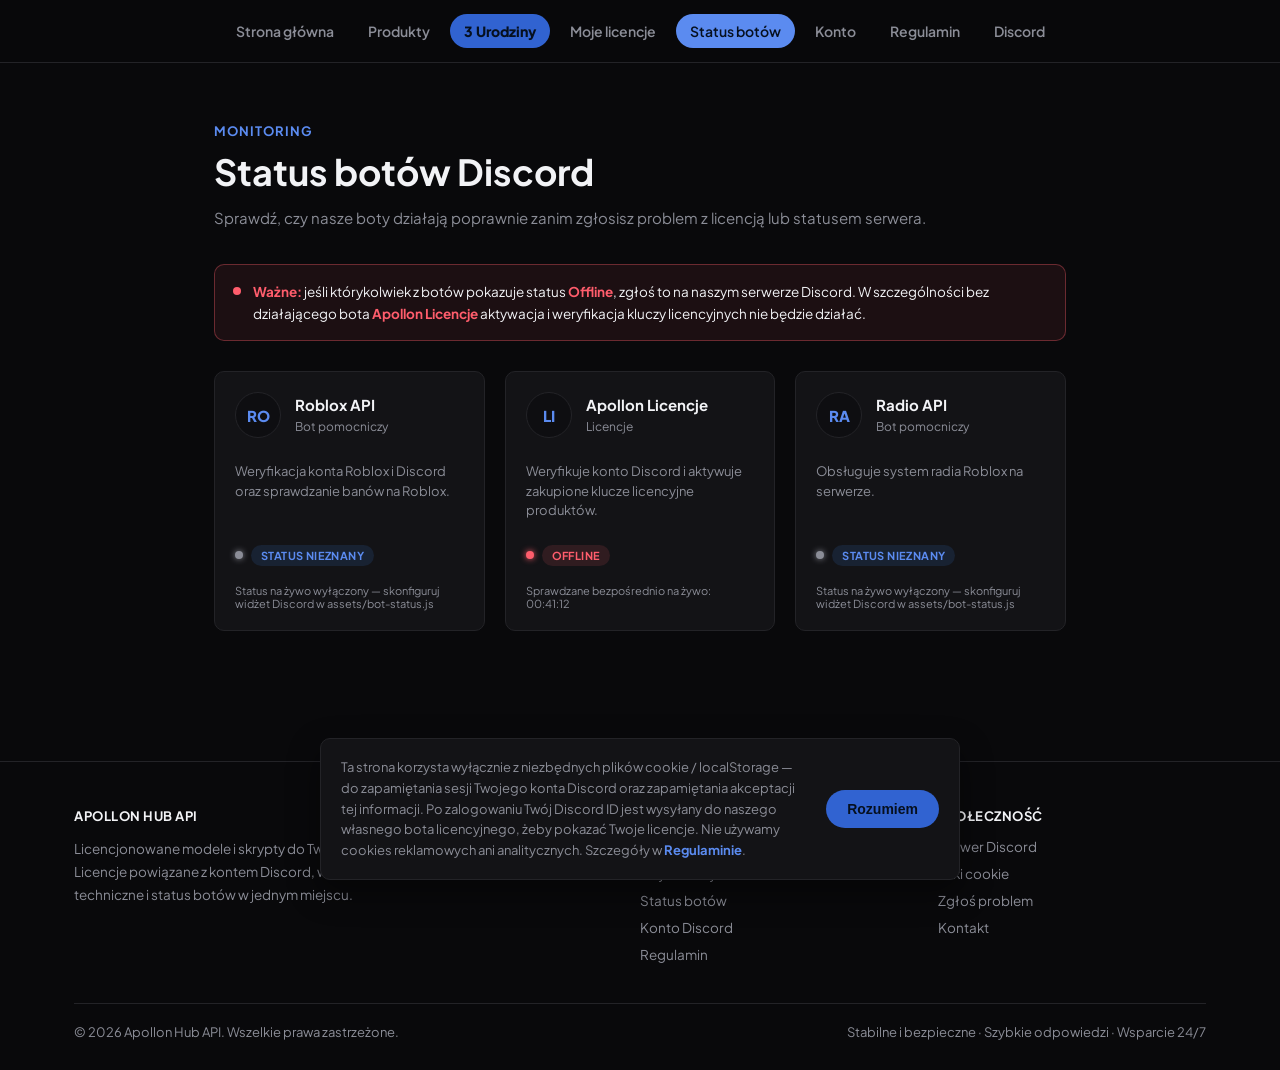
<file: statusy-botow.html>
<!DOCTYPE html>
<html lang="pl">
<head>
<meta charset="UTF-8">
<meta name="viewport" content="width=device-width, initial-scale=1.0">
<title>Status botów — Apollon Studio</title>
<link rel="preconnect" href="https://fonts.googleapis.com">
<link rel="preconnect" href="https://fonts.gstatic.com" crossorigin>
<link href="https://fonts.googleapis.com/css2?family=Plus+Jakarta+Sans:wght@400;500;600;700;800;900&display=swap" rel="stylesheet">
<link rel="stylesheet" href="assets/style.css">
</head>
<body data-page="statusy">

<div id="site-header-slot"></div>

<main>
  <section class="section" style="padding-top:60px;">
    <div class="container" style="max-width:900px;">

      <div class="section-head" style="margin-bottom:34px;text-align:left;max-width:100%;">
        <div class="tag">Monitoring</div>
        <h2>Status botów Discord</h2>
        <p>Sprawdź, czy nasze boty działają poprawnie zanim zgłosisz problem z licencją lub statusem serwera.</p>
      </div>

      <div class="notice-panel">
        <span class="dot-mark"></span>
        <p>
          <strong>Ważne:</strong> jeśli którykolwiek z botów pokazuje status <strong>Offline</strong>,
          zgłoś to na naszym serwerze Discord. W szczególności bez działającego bota
          <strong>Apollon Licencje</strong> aktywacja i weryfikacja kluczy licencyjnych nie będzie działać.
        </p>
      </div>

      <div class="grid" id="botStatusGrid">
        <div class="card"><div class="card-body"><p style="color:var(--text-muted);">Ładowanie statusów…</p></div></div>
      </div>

    </div>
  </section>
</main>

<div id="site-footer-slot"></div>

<script src="assets/include.js"></script>
<script src="assets/birthday.js"></script>
<script src="assets/bot-status.js"></script>
</body>
</html>
</file>
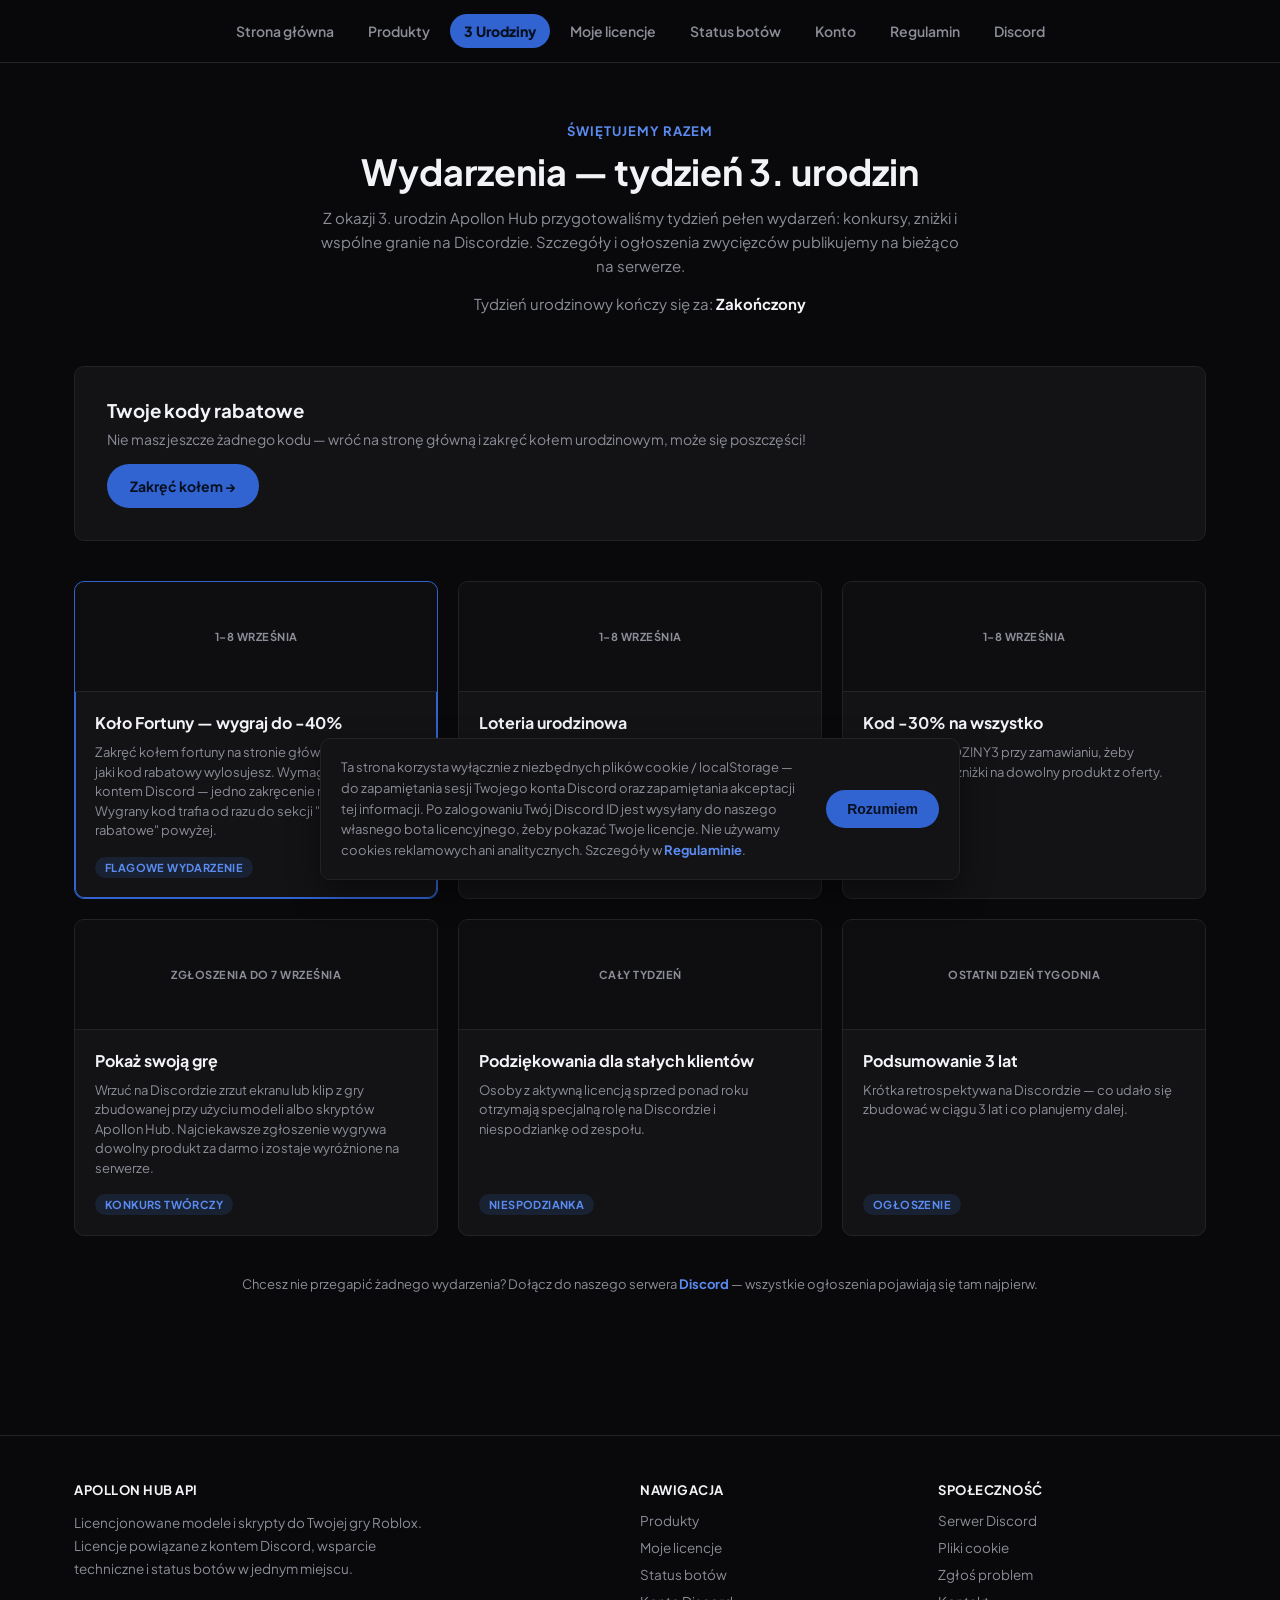
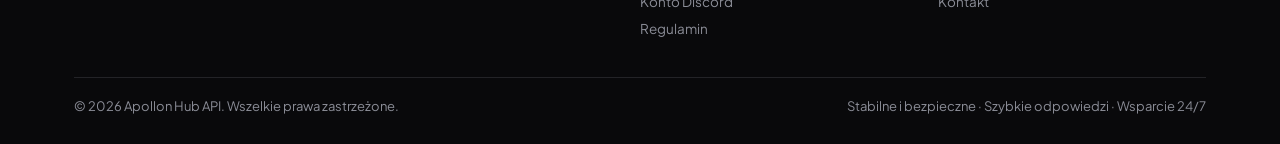
<file: wydarzenia.html>
<!DOCTYPE html>
<html lang="pl">
<head>
<meta charset="UTF-8">
<meta name="viewport" content="width=device-width, initial-scale=1.0">
<title>Wydarzenia — Apollon Hub API</title>
<link rel="preconnect" href="https://fonts.googleapis.com">
<link rel="preconnect" href="https://fonts.gstatic.com" crossorigin>
<link href="https://fonts.googleapis.com/css2?family=Plus+Jakarta+Sans:wght@400;500;600;700;800;900&display=swap" rel="stylesheet">
<link rel="stylesheet" href="assets/style.css">
</head>
<body data-page="wydarzenia">

<div id="site-header-slot"></div>

<main>
  <section class="section" style="padding-top:60px;">
    <div class="container">
      <div class="section-head" style="margin-bottom:50px;">
        <div class="tag">Świętujemy razem</div>
        <h2>Wydarzenia — tydzień 3. urodzin</h2>
        <p>Z okazji 3. urodzin Apollon Hub przygotowaliśmy tydzień pełen wydarzeń: konkursy, zniżki i wspólne granie na Discordzie. Szczegóły i ogłoszenia zwycięzców publikujemy na bieżąco na serwerze.</p>
        <p class="wheel-sub" style="text-align:center;margin-top:14px;">Tydzień urodzinowy kończy się za: <strong data-birthday-countdown>--:--:--</strong></p>
      </div>

      <!--
        Panel z kodami rabatowymi wylosowanymi na kole fortuny na stronie głównej
        (assets/birthday.js) — kody trzymane są w przeglądarce użytkownika (localStorage).
      -->
      <div class="panel mycode-panel" id="myCodesPanel"></div>

      <!--
        Lista wydarzeń jest sterowana z pliku assets/events.js —
        żeby dodać/usunąć/zmienić wydarzenie, edytuj tablicę AV_EVENTS w tym pliku,
        nie ten HTML.
      -->
      <div class="grid" id="eventsGrid"></div>

      <p style="text-align:center;color:var(--text-muted);font-size:13px;margin-top:40px;">
        Chcesz nie przegapić żadnego wydarzenia? Dołącz do naszego serwera
        <a href="discord.html" style="color:var(--accent-2);font-weight:700;">Discord</a> — wszystkie ogłoszenia pojawiają się tam najpierw.
      </p>
    </div>
  </section>
</main>

<div id="site-footer-slot"></div>

<script src="assets/include.js"></script>
<script src="assets/birthday.js"></script>
<script src="assets/events.js"></script>
</body>
</html>
</file>
<file: assets/style.css>
/* ===== Apollon Hub API — wspólny motyw ===== */

:root {
  --bg: #09090b;
  --bg-alt: #0e0e11;
  --panel: #131316;
  --panel-border: #232327;
  --accent: #3163d1;
  --accent-2: #5b8bf0;
  --accent-glow: rgba(49, 99, 209, 0.22);
  --brand-gradient: var(--accent);
  --text: #f2f3f6;
  --text-muted: #8b8d97;
  --success: #3ddc97;
  --danger: #ff5d6c;
  --radius: 10px;
  --max-width: 1180px;
  --font: 'Plus Jakarta Sans', 'Segoe UI', Arial, sans-serif;
}

* { box-sizing: border-box; }

html, body {
  margin: 0;
  padding: 0;
  background: var(--bg);
  color: var(--text);
  font-family: var(--font);
  scroll-behavior: smooth;
}

a { color: inherit; text-decoration: none; }
img { max-width: 100%; display: block; }

.container {
  max-width: var(--max-width);
  margin: 0 auto;
  padding: 0 24px;
}

/* ===== Pasek ogłoszenia urodzinowego (u góry każdej podstrony) ===== */

.announcement-bar {
  background: var(--accent);
  color: #06101f;
}
.announcement-inner {
  max-width: var(--max-width);
  margin: 0 auto;
  padding: 10px 46px 10px 24px;
  display: flex;
  align-items: center;
  justify-content: center;
  gap: 16px;
  flex-wrap: wrap;
  font-size: 13.5px;
  font-weight: 600;
  position: relative;
  text-align: center;
}
.announcement-text strong { font-weight: 800; }
.announcement-cta {
  color: inherit;
  background: rgba(6, 16, 31, 0.14);
  border: 1px solid rgba(6, 16, 31, 0.3);
  padding: 5px 12px;
  border-radius: 999px;
  font-weight: 700;
  white-space: nowrap;
  transition: background 0.15s ease;
}
.announcement-cta:hover { background: rgba(6, 16, 31, 0.24); }
.announcement-close {
  position: absolute;
  right: 12px;
  top: 50%;
  transform: translateY(-50%);
  background: none;
  border: none;
  color: #06101f;
  font-size: 18px;
  cursor: pointer;
  line-height: 1;
  padding: 4px;
  opacity: 0.75;
}
.announcement-close:hover { opacity: 1; }

/* ===== Nawigacja ===== */

.site-header {
  position: sticky;
  top: 0;
  z-index: 100;
  background: rgba(9, 9, 11, 0.85);
  backdrop-filter: blur(10px);
  border-bottom: 1px solid var(--panel-border);
}

.navbar {
  max-width: var(--max-width);
  margin: 0 auto;
  padding: 14px 24px;
  display: flex;
  align-items: center;
  justify-content: center;
  gap: 20px;
}

.brand {
  display: inline-flex;
  align-items: baseline;
  gap: 3px;
  font-weight: 800;
  font-size: 21px;
  letter-spacing: -0.3px;
  white-space: nowrap;
  color: var(--text);
}

.brand .tm {
  font-size: 11px;
  font-weight: 600;
  color: var(--text-muted);
}

.nav-links {
  display: flex;
  align-items: center;
  gap: 6px;
  flex-wrap: wrap;
}

.nav-links a {
  padding: 8px 14px;
  border-radius: 999px;
  font-size: 14px;
  color: var(--text-muted);
  font-weight: 600;
  transition: color 0.15s ease, background 0.15s ease;
}

.nav-links a:hover { color: var(--text); background: rgba(255,255,255,0.04); }
.nav-links a.active { color: #06101f; background: var(--accent-2); }

.nav-links a.nav-highlight { position: relative; color: #06101f; background: var(--accent); font-weight: 800; overflow: visible; }
.nav-links a.nav-highlight:hover { background: var(--accent-2); color: #06101f; }

/* Konfetti nad przyciskiem "3 Urodziny" - czysto dekoracyjne, nie blokuje kliknięcia. */
.nav-confetti {
  position: absolute;
  inset: -10px 0 auto 0;
  height: 0;
  pointer-events: none;
}
.nav-confetti-piece {
  position: absolute;
  top: -6px;
  width: 4px;
  height: 4px;
  border-radius: 1px;
  opacity: 0;
  animation-name: av-nav-confetti-fall;
  animation-timing-function: ease-in;
  animation-iteration-count: infinite;
}
@keyframes av-nav-confetti-fall {
  0% { transform: translateY(0) rotate(0deg); opacity: 0; }
  15% { opacity: 1; }
  85% { opacity: 1; }
  100% { transform: translateY(22px) rotate(var(--rot, 180deg)); opacity: 0; }
}
@media (prefers-reduced-motion: reduce) {
  .nav-confetti-piece { animation: none; opacity: 0; }
}

.burger {
  display: none;
  flex-direction: column;
  gap: 4px;
  background: none;
  border: none;
  cursor: pointer;
  padding: 6px;
}
.burger span { width: 22px; height: 2px; background: var(--text); border-radius: 2px; }

/* ===== Przyciski ===== */

.btn {
  display: inline-flex;
  align-items: center;
  justify-content: center;
  gap: 8px;
  padding: 12px 22px;
  border-radius: 999px;
  font-weight: 700;
  font-size: 14px;
  border: 1px solid transparent;
  cursor: pointer;
  transition: transform 0.15s ease, background 0.15s ease, border-color 0.15s ease;
  white-space: nowrap;
}
.btn:hover { transform: translateY(-1px); }

.btn-primary {
  background: var(--accent);
  color: #06101f;
}
.btn-primary:hover { background: var(--accent-2); }

.btn-outline {
  background: transparent;
  border-color: var(--panel-border);
  color: var(--text);
}
.btn-outline:hover { border-color: var(--accent); color: var(--accent-2); }

.btn-discord {
  background: #5865F2;
  color: #fff;
}
.btn-discord:hover { background: #4752c4; }

.btn-block { width: 100%; }
.btn[disabled] { opacity: 0.5; cursor: not-allowed; transform: none; }

.btn-text {
  display: inline-flex;
  align-items: center;
  gap: 6px;
  padding: 12px 6px;
  font-weight: 700;
  font-size: 14px;
  color: var(--text);
  border-bottom: 1px solid transparent;
  transition: color 0.15s ease, border-color 0.15s ease;
}
.btn-text:hover { color: var(--accent-2); border-color: var(--accent-2); }

/* ===== Hero ===== */

.hero {
  padding: 90px 0 30px;
  text-align: center;
  position: relative;
  overflow: hidden;
}

.hero::before {
  content: "";
  position: absolute;
  inset: 0;
  background-image: radial-gradient(rgba(255,255,255,0.06) 1px, transparent 1px);
  background-size: 26px 26px;
  background-position: center top;
  -webkit-mask-image: linear-gradient(180deg, rgba(0,0,0,0.9) 0%, transparent 75%);
  mask-image: linear-gradient(180deg, rgba(0,0,0,0.9) 0%, transparent 75%);
  pointer-events: none;
}

.hero .container { position: relative; z-index: 1; }

.eyebrow {
  display: inline-flex;
  align-items: center;
  gap: 8px;
  padding: 6px 14px;
  border-radius: 999px;
  border: 1px solid var(--panel-border);
  background: rgba(61, 139, 253, 0.08);
  color: var(--accent-2);
  font-size: 13px;
  font-weight: 700;
  margin-bottom: 22px;
}

.dot { width: 8px; height: 8px; border-radius: 50%; background: var(--success); box-shadow: 0 0 8px var(--success); }

.hero h1 {
  font-size: clamp(32px, 6vw, 56px);
  font-weight: 900;
  line-height: 1.1;
  margin: 0 0 18px;
  letter-spacing: -0.5px;
}

.hero h1 .accent {
  color: var(--accent-2);
}

.hero h1 .hero-tm {
  font-size: 0.32em;
  font-weight: 700;
  vertical-align: top;
  position: relative;
  top: 0.35em;
  margin-left: 3px;
  color: var(--text-muted);
  letter-spacing: 0;
}

.hero p.lead {
  max-width: 620px;
  margin: 0 auto 34px;
  color: var(--text-muted);
  font-size: 17px;
  line-height: 1.6;
}

.hero-actions {
  display: flex;
  gap: 14px;
  justify-content: center;
  flex-wrap: wrap;
}

/* ===== Statystyki / cechy ===== */

.features {
  display: grid;
  grid-template-columns: repeat(3, 1fr);
  gap: 18px;
  margin: 50px 0;
}

.feature {
  background: var(--panel);
  border: 1px solid var(--panel-border);
  border-radius: var(--radius);
  padding: 26px 22px;
}

.feature {
  border-top: 2px solid var(--accent);
  border-left: 1px solid var(--panel-border);
  border-right: 1px solid var(--panel-border);
  border-bottom: 1px solid var(--panel-border);
}

.feature .index {
  font-size: 12px;
  font-weight: 700;
  color: var(--text-muted);
  letter-spacing: 1px;
  margin-bottom: 12px;
}

.feature h3 { margin: 0 0 8px; font-size: 16px; }
.feature p { margin: 0; color: var(--text-muted); font-size: 14px; line-height: 1.5; }

/* ===== Statystyki (liczby) ===== */

.stats-grid {
  display: grid;
  grid-template-columns: repeat(4, 1fr);
  gap: 18px;
}

.stat-card {
  background: var(--panel);
  border: 1px solid var(--panel-border);
  border-radius: var(--radius);
  padding: 24px 20px;
}

.stat-icon {
  width: 42px;
  height: 42px;
  border-radius: 10px;
  background: var(--bg-alt);
  border: 1px solid var(--panel-border);
  display: flex;
  align-items: center;
  justify-content: center;
  margin-bottom: 16px;
  color: var(--accent-2);
}

.stat-number { font-size: 28px; font-weight: 800; letter-spacing: -0.5px; }
.stat-label { font-size: 13px; color: var(--text-muted); margin-top: 4px; }

/* ===== Partnerzy / banery ===== */

.partners-strip {
  display: flex;
  flex-wrap: wrap;
  gap: 16px;
  justify-content: center;
}

.partner-slot {
  flex: 1 1 200px;
  max-width: 260px;
  height: 80px;
  display: flex;
  align-items: center;
  justify-content: center;
  border: 1px dashed var(--panel-border);
  border-radius: var(--radius);
  color: var(--text-muted);
  font-size: 12.5px;
  font-weight: 600;
  text-align: center;
  padding: 10px;
  background: var(--bg-alt);
}

.partner-slot img { max-height: 36px; width: auto; }

/* ===== Sekcje ogólne ===== */

section.section { padding: 70px 0; }
section.section.tight { padding: 40px 0; }
section.alt { background: var(--bg-alt); border-top: 1px solid var(--panel-border); border-bottom: 1px solid var(--panel-border); }

.section-head { text-align: center; max-width: 640px; margin: 0 auto 40px; }
.section-head .tag { color: var(--accent-2); font-weight: 700; font-size: 13px; letter-spacing: 1px; text-transform: uppercase; }
.section-head h2 { font-size: clamp(26px, 4vw, 36px); margin: 10px 0 12px; }
.section-head p { color: var(--text-muted); font-size: 15px; line-height: 1.6; margin: 0; }

/* ===== Karty produktów / licencji ===== */

.grid {
  display: grid;
  grid-template-columns: repeat(3, 1fr);
  gap: 20px;
}

.card {
  background: var(--panel);
  border: 1px solid var(--panel-border);
  border-radius: var(--radius);
  overflow: hidden;
  display: flex;
  flex-direction: column;
  transition: border-color 0.15s ease, transform 0.15s ease;
}
.card:hover { border-color: var(--accent); transform: translateY(-3px); }
.card-featured { border-color: var(--accent); box-shadow: 0 0 0 1px var(--accent) inset; }

.card-media {
  height: 110px;
  background: var(--bg-alt);
  display: flex;
  align-items: center;
  justify-content: center;
  font-size: 11px;
  font-weight: 700;
  letter-spacing: 0.5px;
  text-transform: uppercase;
  color: var(--text-muted);
  border-bottom: 1px solid var(--panel-border);
  overflow: hidden;
}
.card-media img { width: 100%; height: 100%; object-fit: cover; display: block; }

/* ===== Filtrowanie produktów po kategorii (produkty.html) ===== */
.filter-pills {
  display: flex;
  flex-wrap: wrap;
  justify-content: center;
  gap: 8px;
  margin-bottom: 24px;
}
.filter-pill {
  padding: 8px 16px;
  border-radius: 999px;
  border: 1px solid var(--panel-border);
  background: var(--panel);
  color: var(--text-muted);
  font-size: 13px;
  font-weight: 700;
  cursor: pointer;
  transition: border-color 0.15s ease, color 0.15s ease, background 0.15s ease;
}
.filter-pill:hover { border-color: var(--accent-2); color: var(--text); }
.filter-pill.active { background: var(--accent); border-color: var(--accent); color: #fff; }

.card-body { padding: 20px; display: flex; flex-direction: column; gap: 10px; flex: 1; }
.card-body h3 { margin: 0; font-size: 16px; }
.card-body p { margin: 0; color: var(--text-muted); font-size: 13px; line-height: 1.5; flex: 1; }

.card-footer {
  display: flex;
  align-items: center;
  justify-content: space-between;
  margin-top: 6px;
}

.price { font-weight: 800; font-size: 18px; color: var(--accent-2); }
.badge {
  display: inline-flex;
  align-items: center;
  gap: 6px;
  padding: 4px 10px;
  border-radius: 999px;
  font-size: 11px;
  font-weight: 700;
  text-transform: uppercase;
  letter-spacing: 0.4px;
}
.badge.online { background: rgba(61, 220, 151, 0.12); color: var(--success); }
.badge.offline { background: rgba(255, 93, 108, 0.12); color: var(--danger); }
.badge.info { background: rgba(61, 139, 253, 0.12); color: var(--accent-2); }

/* ===== Panel / formularze ===== */

.panel {
  background: var(--panel);
  border: 1px solid var(--panel-border);
  border-radius: var(--radius);
  padding: 32px;
}

.panel + .panel { margin-top: 20px; }

.field { margin-bottom: 18px; }
.field label { display: block; font-size: 13px; font-weight: 700; margin-bottom: 8px; color: var(--text-muted); }

.field input, .field select, .field textarea {
  width: 100%;
  padding: 12px 14px;
  border-radius: 10px;
  border: 1px solid var(--panel-border);
  background: var(--bg-alt);
  color: var(--text);
  font-size: 14px;
  font-family: inherit;
  outline: none;
  transition: border-color 0.15s ease, box-shadow 0.15s ease;
}
.field input:focus, .field select:focus, .field textarea:focus {
  border-color: var(--accent);
  box-shadow: 0 0 0 3px var(--accent-glow);
}
.field .hint { font-size: 12px; color: var(--text-muted); margin-top: 6px; }

.status-msg {
  margin-top: 14px;
  padding: 12px 14px;
  border-radius: 10px;
  font-size: 13px;
  display: none;
}
.status-msg.show { display: block; }
.status-msg.ok { background: rgba(61,220,151,0.1); color: var(--success); border: 1px solid rgba(61,220,151,0.3); }
.status-msg.err { background: rgba(255,93,108,0.1); color: var(--danger); border: 1px solid rgba(255,93,108,0.3); }

/* ===== Tabela licencji ===== */

table.licenses { width: 100%; border-collapse: collapse; }
table.licenses th, table.licenses td {
  text-align: left;
  padding: 14px 12px;
  border-bottom: 1px solid var(--panel-border);
  font-size: 13px;
}
table.licenses th { color: var(--text-muted); font-weight: 700; text-transform: uppercase; font-size: 11px; letter-spacing: 0.5px; }
table.licenses td.mono { font-family: 'Courier New', monospace; color: var(--accent-2); }

/* ===== Szczegóły blokady licencji (zakładka "Moje licencje") ===== */
tr.license-block-row td {
  padding: 0 0 14px;
  border-bottom: 1px solid var(--panel-border);
}
.block-details {
  padding: 14px 16px;
  border-radius: var(--radius);
  background: rgba(255, 93, 108, 0.08);
  border: 1px solid rgba(255, 93, 108, 0.3);
  font-size: 13px;
  line-height: 1.6;
}
.block-details-row { margin: 0 0 6px; color: var(--text); }
.block-details-row:last-child { margin-bottom: 0; }
.block-details-row strong { color: var(--danger); }
.block-details a { color: var(--accent-2); font-weight: 700; }
.block-details .btn-appeal {
  display: inline-flex;
  align-items: center;
  gap: 6px;
  margin-top: 4px;
  padding: 9px 20px;
  border-radius: 999px;
  background: #5865F2;
  color: #fff;
  font-weight: 700;
  font-size: 13px;
  white-space: nowrap;
  transition: background 0.15s ease, transform 0.15s ease;
}
.block-details .btn-appeal:hover { background: #4752c4; transform: translateY(-1px); }

/* ===== Discord powiązanie ===== */

.discord-account {
  display: flex;
  align-items: center;
  gap: 14px;
  padding: 16px 18px;
  border-radius: var(--radius);
  background: rgba(88, 101, 242, 0.1);
  border: 1px solid rgba(88, 101, 242, 0.35);
}
.discord-account .avatar {
  width: 46px; height: 46px; border-radius: 50%;
  background: #5865F2;
  display: flex; align-items: center; justify-content: center;
  font-weight: 800; color: #fff;
}
.discord-account .meta { flex: 1; }
.discord-account .meta strong { display: block; font-size: 14px; }
.discord-account .meta span { font-size: 12px; color: var(--text-muted); }

/* ===== Regulamin ===== */

.legal h2 { font-size: 19px; margin: 34px 0 12px; color: var(--accent-2); }
.legal h2:first-child { margin-top: 0; }
.legal p, .legal li { color: var(--text-muted); font-size: 14.5px; line-height: 1.75; }
.legal ol, .legal ul { padding-left: 20px; }

.legal-meta { color: var(--text-muted); font-size: 13px; margin: 4px 0 34px; }

.legal-toc {
  display: grid;
  grid-template-columns: repeat(auto-fill, minmax(220px, 1fr));
  gap: 8px;
  margin-bottom: 28px;
}
.legal-toc a {
  display: flex;
  align-items: center;
  gap: 8px;
  padding: 11px 14px;
  background: var(--bg-alt);
  border: 1px solid var(--panel-border);
  border-radius: 8px;
  color: var(--text-muted);
  font-size: 13px;
  font-weight: 600;
  text-decoration: none;
  transition: border-color .15s ease, color .15s ease;
}
.legal-toc a:hover { border-color: var(--accent-2); color: var(--text); }
.legal-toc a span { color: var(--accent-2); font-family: 'Courier New', monospace; font-size: 12px; }

.legal-tools { display: flex; justify-content: flex-end; margin-bottom: 14px; }
.legal-tools button {
  background: none;
  border: 1px solid var(--panel-border);
  color: var(--text-muted);
  font-size: 12.5px;
  font-weight: 700;
  padding: 7px 14px;
  border-radius: 999px;
  cursor: pointer;
  transition: border-color .15s ease, color .15s ease;
}
.legal-tools button:hover { border-color: var(--accent-2); color: var(--text); }

.legal-acc {
  border: 1px solid var(--panel-border);
  border-radius: var(--radius);
  background: var(--bg-alt);
  margin-bottom: 10px;
  overflow: hidden;
  scroll-margin-top: 90px;
}
.legal-acc summary {
  list-style: none;
  cursor: pointer;
  padding: 17px 20px;
  display: flex;
  align-items: center;
  gap: 13px;
  font-weight: 700;
  font-size: 14.5px;
  color: var(--text);
}
.legal-acc summary::-webkit-details-marker { display: none; }
.legal-acc summary::before {
  content: '+';
  width: 22px;
  height: 22px;
  flex-shrink: 0;
  display: flex;
  align-items: center;
  justify-content: center;
  border-radius: 6px;
  background: var(--panel);
  color: var(--accent-2);
  font-size: 15px;
  line-height: 1;
}
.legal-acc[open] summary::before { content: '\2212'; }
.legal-acc-num { color: var(--accent-2); font-family: 'Courier New', monospace; font-size: 12.5px; flex-shrink: 0; }
.legal-acc-body { padding: 0 20px 22px; }
.legal-acc-body p, .legal-acc-body li { color: var(--text-muted); font-size: 13.75px; line-height: 1.75; }
.legal-acc-body ul { padding-left: 20px; margin: 8px 0; }
.legal-acc-body p + p { margin-top: 10px; }
.legal-acc-body strong { color: var(--text); }

/* ===== Baner cookie ===== */

.cookie-banner {
  position: fixed;
  left: 20px;
  right: 20px;
  bottom: 20px;
  max-width: 640px;
  margin: 0 auto;
  background: var(--panel);
  border: 1px solid var(--panel-border);
  border-radius: var(--radius);
  padding: 18px 20px;
  display: flex;
  align-items: center;
  gap: 16px;
  flex-wrap: wrap;
  z-index: 300;
  box-shadow: 0 12px 32px rgba(0,0,0,0.45);
}
.cookie-banner p { margin: 0; font-size: 13px; color: var(--text-muted); line-height: 1.6; flex: 1; min-width: 220px; }
.cookie-banner .btn { flex-shrink: 0; padding: 10px 20px; }

/* ===== Urodzinowa niespodzianka (dymek + konfetti na stronie głównej) ===== */

.birthday-toast {
  position: fixed;
  top: 50%;
  left: 50%;
  transform: translate(-50%, -46%) scale(0.94);
  opacity: 0;
  z-index: 401;
  width: min(380px, calc(100% - 32px));
  max-height: calc(100vh - 40px);
  overflow-y: auto;
  background: var(--panel);
  border: 1px solid var(--panel-border);
  border-radius: var(--radius);
  padding: 32px 26px 26px;
  text-align: center;
  box-shadow: 0 20px 50px rgba(0,0,0,0.55);
  transition: opacity 0.25s ease, transform 0.25s ease;
  pointer-events: none;
}
.birthday-toast.show {
  opacity: 1;
  transform: translate(-50%, -50%) scale(1);
  pointer-events: auto;
}
.birthday-toast.wheel-modal { width: min(440px, calc(100% - 32px)); padding: 30px 24px 26px; }
.birthday-emoji { font-size: 40px; line-height: 1; margin-bottom: 10px; }
.birthday-toast h3 { margin: 0 0 10px; font-size: 19px; }
.birthday-toast p { margin: 0 0 20px; color: var(--text-muted); font-size: 13.5px; line-height: 1.55; }
.birthday-cta { width: 100%; }
.birthday-close {
  position: absolute;
  top: 10px;
  right: 12px;
  background: none;
  border: none;
  color: var(--text-muted);
  font-size: 20px;
  cursor: pointer;
  line-height: 1;
  padding: 4px;
}
.birthday-close:hover { color: var(--text); }

/* ===== Koło Fortuny (urodzinowe losowanie kodu) ===== */

.wheel-eyebrow { color: var(--accent-2); font-weight: 700; font-size: 12.5px; letter-spacing: 0.6px; text-transform: uppercase; margin-bottom: 6px; }
.wheel-sub { color: var(--text-muted); font-size: 13px; margin: 0 0 18px; }
.wheel-sub strong, .wheel-sub span { color: var(--text); font-variant-numeric: tabular-nums; }

.wheel-wrap { position: relative; width: 240px; height: 240px; margin: 0 auto 20px; }
.wheel-canvas { width: 240px; height: 240px; border-radius: 50%; border: 3px solid var(--panel-border); display: block; }
.wheel-pointer {
  position: absolute;
  top: -6px;
  left: 50%;
  transform: translateX(-50%);
  width: 0;
  height: 0;
  border-left: 10px solid transparent;
  border-right: 10px solid transparent;
  border-top: 16px solid var(--accent-2);
  z-index: 2;
  filter: drop-shadow(0 2px 3px rgba(0,0,0,0.4));
}

.wheel-spin-btn { width: 100%; }
.wheel-spin-btn:disabled { opacity: 0.7; cursor: default; }

.wheel-result { margin-top: 18px; text-align: center; }
.wheel-result-title { font-weight: 800; font-size: 17px; margin-bottom: 6px; }
.wheel-result-desc { color: var(--text-muted); font-size: 13px; line-height: 1.5; margin: 0 0 14px; }

.wheel-code-box {
  display: flex;
  align-items: center;
  justify-content: center;
  gap: 10px;
  flex-wrap: wrap;
  background: var(--bg-alt);
  border: 1px dashed var(--panel-border);
  border-radius: var(--radius);
  padding: 10px 14px;
}
.wheel-code { font-weight: 800; letter-spacing: 0.5px; font-size: 15px; color: var(--accent-2); }

/* ===== Twoje kody rabatowe (zakładka Wydarzenia) ===== */

.mycode-panel { margin-bottom: 40px; text-align: left; }
.mycode-list { display: flex; flex-direction: column; gap: 10px; }
.mycode-card {
  display: flex;
  align-items: center;
  justify-content: space-between;
  gap: 14px;
  background: var(--bg-alt);
  border: 1px solid var(--panel-border);
  border-radius: var(--radius);
  padding: 12px 16px;
  flex-wrap: wrap;
}
.mycode-code { font-weight: 800; font-size: 15px; letter-spacing: 0.4px; }
.mycode-meta { color: var(--text-muted); font-size: 12.5px; margin-top: 2px; }

/* ===== Karty botów ===== */

.bot-card-head {
  display: flex;
  align-items: center;
  gap: 14px;
}
.bot-avatar {
  width: 46px;
  height: 46px;
  border-radius: 50%;
  background: var(--bg-alt);
  border: 1px solid var(--panel-border);
  display: flex;
  align-items: center;
  justify-content: center;
  font-weight: 800;
  font-size: 15px;
  color: var(--accent-2);
  flex-shrink: 0;
}
.bot-card-head .name { flex: 1; min-width: 0; }
.bot-card-head .name strong { display: block; font-size: 15px; }
.bot-card-head .name span { font-size: 12px; color: var(--text-muted); }
.bot-status-row { display: flex; align-items: center; gap: 8px; margin-top: 14px; }
.bot-updated { font-size: 11px; color: var(--text-muted); margin-top: 8px; }

.notice-panel {
  display: flex;
  gap: 12px;
  align-items: flex-start;
  padding: 16px 18px;
  border-radius: var(--radius);
  background: rgba(255, 93, 108, 0.08);
  border: 1px solid rgba(255, 93, 108, 0.35);
  margin-bottom: 30px;
}
.notice-panel .dot-mark {
  width: 8px; height: 8px; border-radius: 50%;
  background: var(--danger);
  margin-top: 6px;
  flex-shrink: 0;
}
.notice-panel p { margin: 0; font-size: 13.5px; line-height: 1.6; color: var(--text); }
.notice-panel strong { color: var(--danger); }

/* ===== Stopka ===== */

.site-footer {
  border-top: 1px solid var(--panel-border);
  padding: 46px 0 30px;
  margin-top: 60px;
  color: var(--text-muted);
  font-size: 13px;
}
.footer-grid {
  display: grid;
  grid-template-columns: 2fr 1fr 1fr;
  gap: 30px;
  margin-bottom: 30px;
}
.footer-grid h4 { color: var(--text); font-size: 13px; margin: 0 0 14px; text-transform: uppercase; letter-spacing: 0.5px; }
.footer-grid a { display: block; color: var(--text-muted); font-size: 13.5px; margin-bottom: 10px; }
.footer-grid a:hover { color: var(--accent-2); }
.footer-bottom { border-top: 1px solid var(--panel-border); padding-top: 20px; display: flex; justify-content: space-between; flex-wrap: wrap; gap: 10px; }

/* ===== Responsywność ===== */

@media (max-width: 900px) {
  .grid { grid-template-columns: repeat(2, 1fr); }
  .features { grid-template-columns: 1fr; }
  .footer-grid { grid-template-columns: 1fr; }
  .stats-grid { grid-template-columns: repeat(2, 1fr); }
}

@media (max-width: 720px) {
  .nav-links { display: none; }
  .burger { display: flex; }
  .grid { grid-template-columns: 1fr; }
  .navbar { flex-wrap: wrap; }
  .stats-grid { grid-template-columns: 1fr; }
}
</file>
